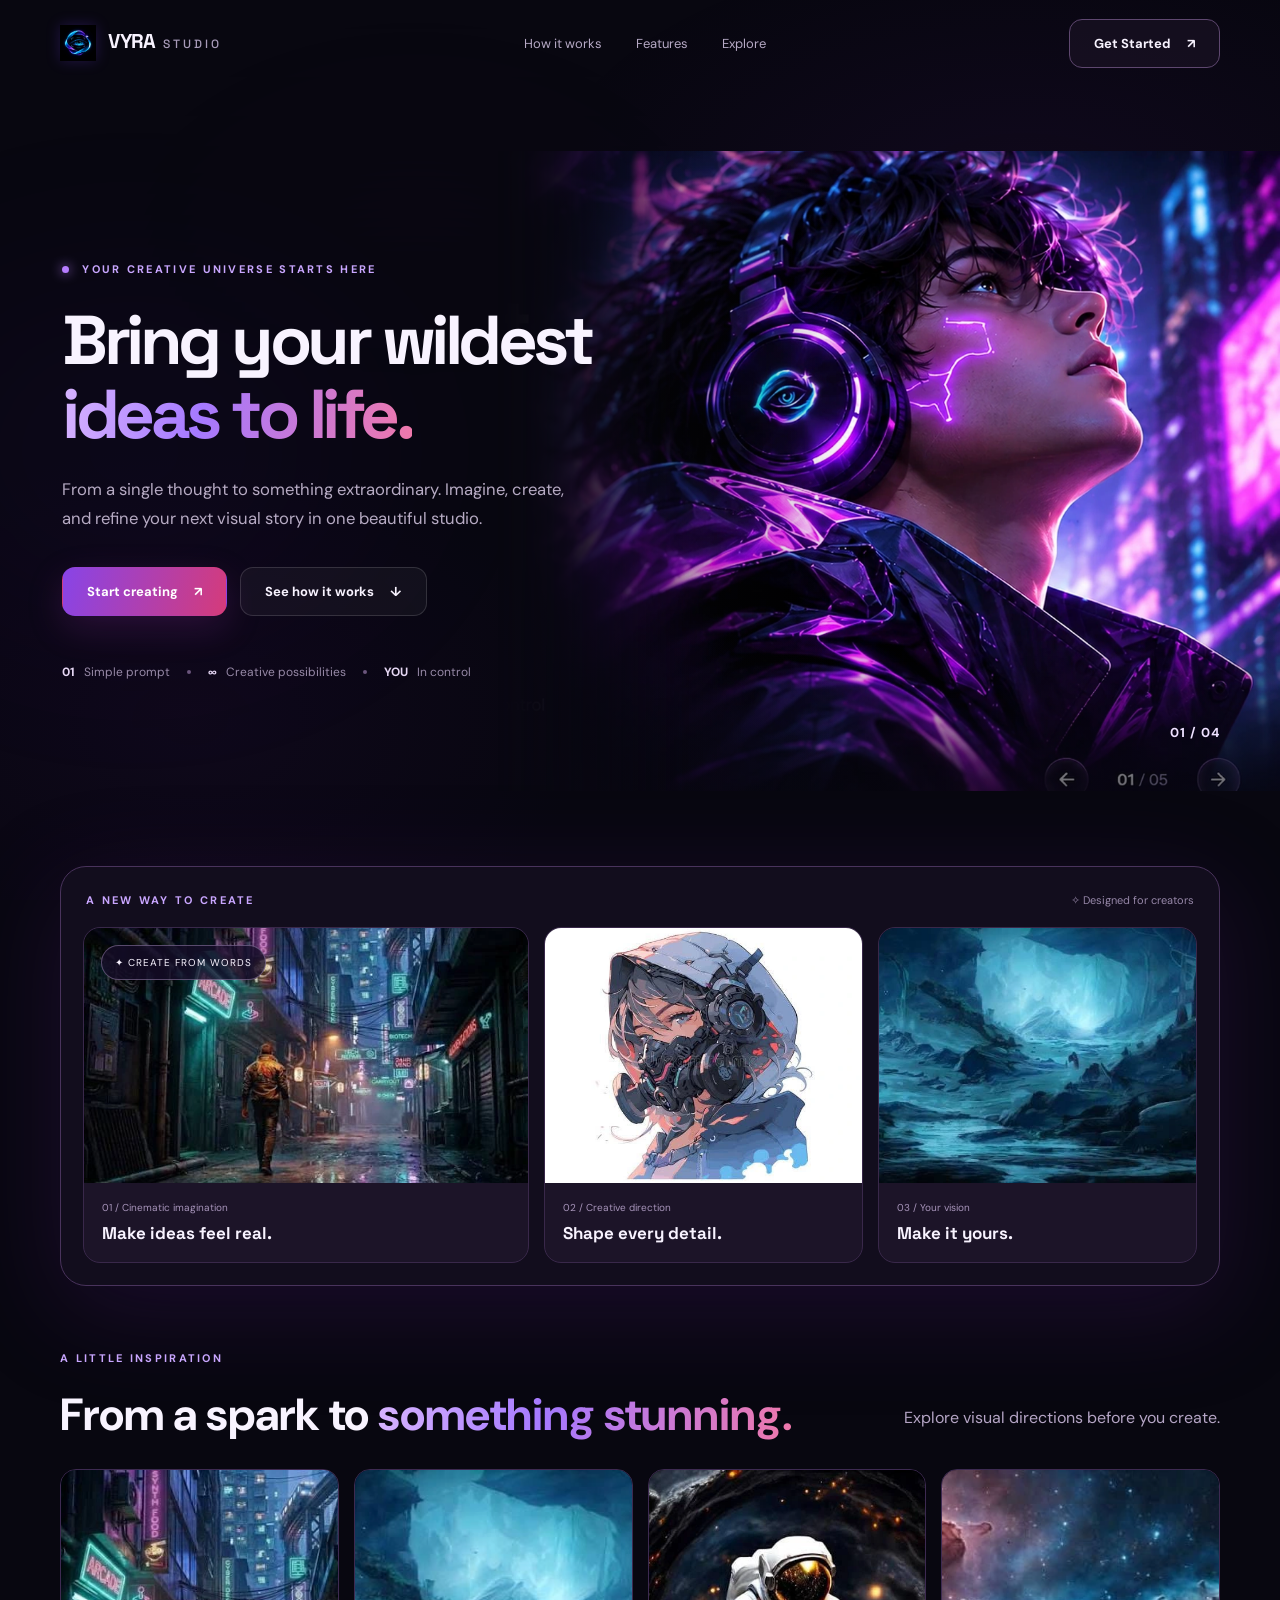
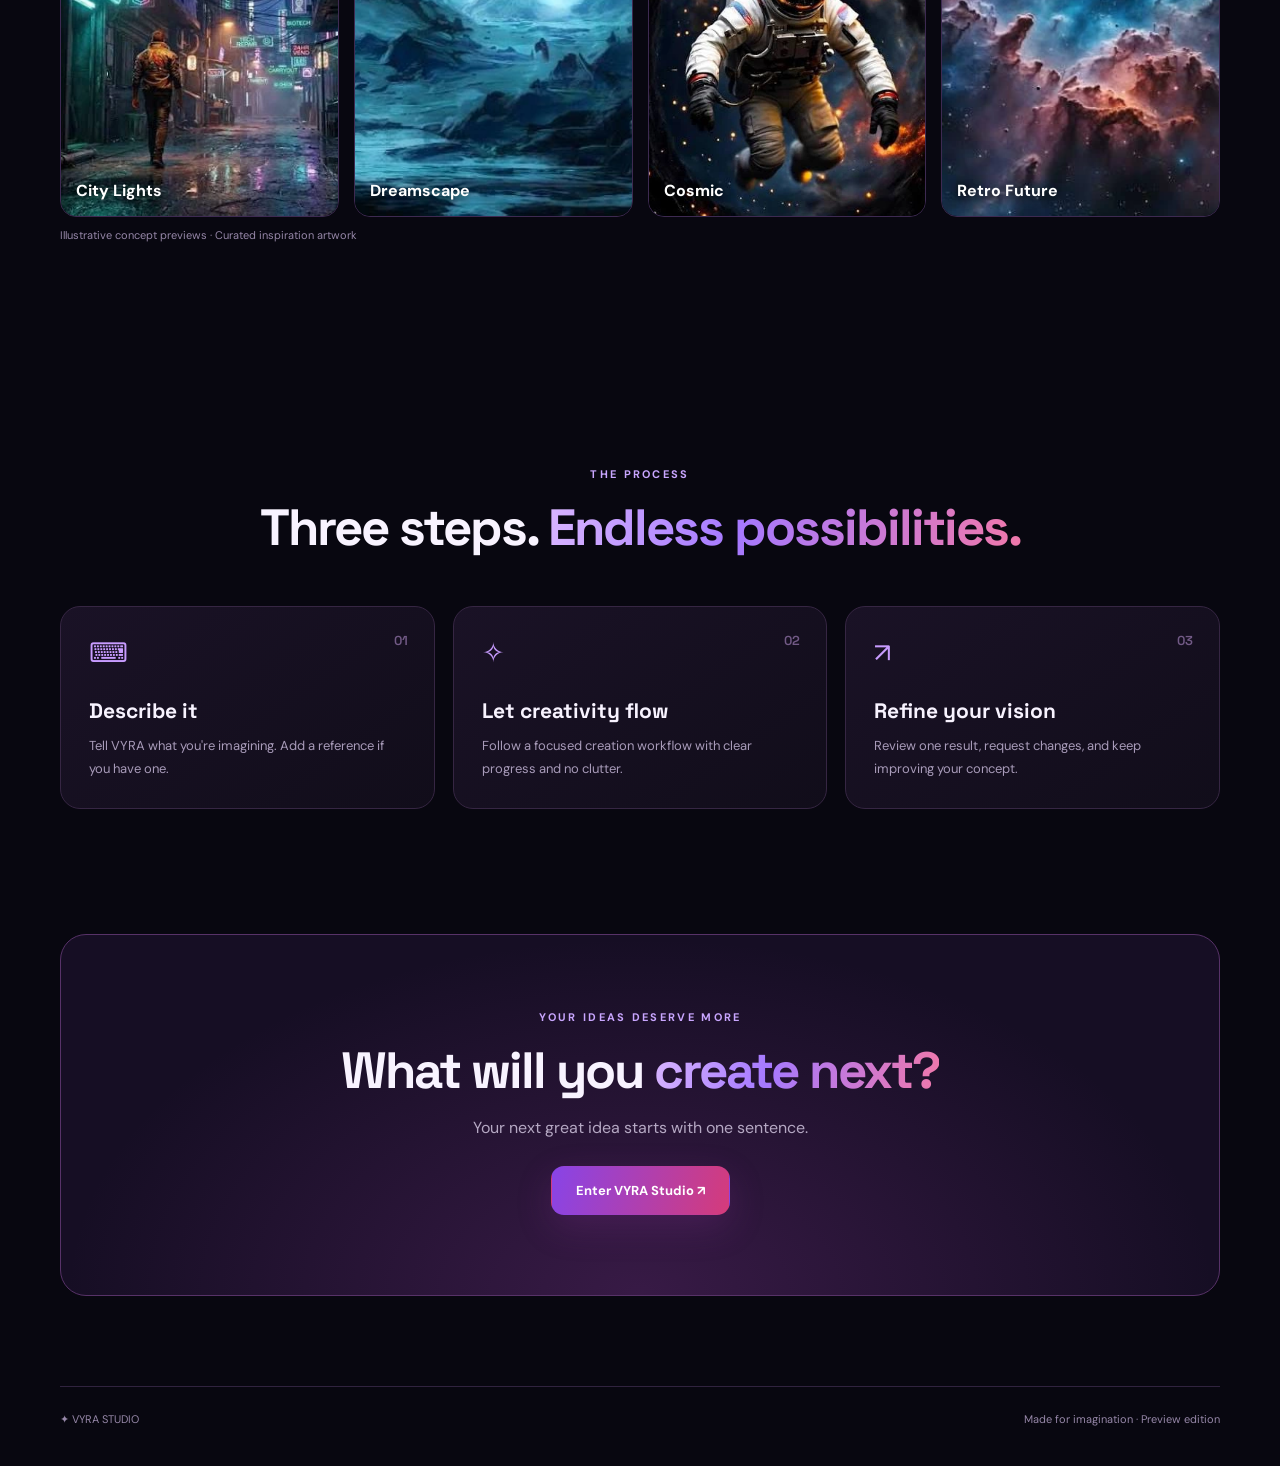
<file: index.html>
<!doctype html><html lang="en"><head><meta charset="utf-8"><meta name="viewport" content="width=device-width,initial-scale=1"><title>VYRA — Create beyond imagination</title><link rel="stylesheet" href="style.css"><link rel="icon" type="image/png" href="favicon.png"><link rel="apple-touch-icon" href="apple-touch-icon.png"></head><body class="landing"><div class="ambient"></div><header class="nav wrap"><a class="brand" href="index.html"><img class="brand-logo" src="vyra-eye-brand.webp" alt="VYRA Studio logo"> VYRA<span class="brand-light">STUDIO</span></a><nav class="nav-links"><a href="#how">How it works</a><a href="#features">Features</a><a href="#showcase">Explore</a></nav><a class="btn btn-outline nav-cta" href="login.html">Get Started <span>↗</span></a></header><main><section class="hero wrap hero-split" aria-label="VYRA Studio introduction"><div class="hero-copy"><div class="eyebrow"><span class="pulse"></span> YOUR CREATIVE UNIVERSE STARTS HERE</div><h1>Bring your wildest <span class="gradient-text">ideas to life.</span></h1><p>From a single thought to something extraordinary. Imagine, create, and refine your next visual story in one beautiful studio.</p><div class="hero-actions"><a class="btn btn-primary" href="login.html">Start creating <span>↗</span></a><a class="btn btn-glass" href="#how">See how it works <span>↓</span></a></div><div class="hero-stats"><span><strong>01</strong> Simple prompt</span><i></i><span><strong>∞</strong> Creative possibilities</span><i></i><span><strong>YOU</strong> In control</span></div></div><div class="hero-visual vyra-slideshow" data-images="hero-hq-hero-cyberpunk.webp,hero-hq-enhanced-gallery-14.webp,hero-hq-enhanced-gallery-07.webp,hero-hq-enhanced-gallery-03.webp"><img class="slide-main" src="hero-hq-hero-cyberpunk.webp" alt="Rotating cinematic artwork" fetchpriority="high"><div class="hero-visual-gradient"></div><div class="hero-slide-controls"><span class="hero-slide-counter" aria-live="off">01 / 04</span></div></div></section><section class="showcase wrap" id="showcase"><div class="showcase-head"><span class="eyebrow">A NEW WAY TO CREATE</span><span class="tiny">✧ Designed for creators</span></div><div class="showcase-grid"><div class="showcase-feature"><div class="floating-chip">✦ CREATE FROM WORDS</div><img class="showcase-photo" src="gallery-04.webp" alt="Neon cinematic sports car example"><div class="showcase-label"><span>01 / Cinematic imagination</span><strong>Make ideas feel real.</strong></div></div><div class="showcase-side"><img class="showcase-photo" src="gallery-01.webp" alt="Purple cinematic anime character example"><div class="showcase-label"><span>02 / Creative direction</span><strong>Shape every detail.</strong></div></div><div class="showcase-side"><img class="showcase-photo" src="gallery-12.webp" alt="Sunset fantasy landscape example"><div class="showcase-label"><span>03 / Your vision</span><strong>Make it yours.</strong></div></div></div></section><section class="wrap landing-gallery"><div class="section-kicker">A LITTLE INSPIRATION</div><div class="section-heading"><h2>From a spark to <span class="gradient-text">something stunning.</span></h2><p>Explore visual directions before you create.</p></div><div class="example-grid"><div class="example-card"><img src="gallery-04.webp" alt="Original CITY LIGHTS concept artwork"><span>City Lights</span></div><div class="example-card"><img src="gallery-12.webp" alt="Original DREAMSCAPE concept artwork"><span>Dreamscape</span></div><div class="example-card"><img src="gallery-09.webp" alt="Original COSMIC concept artwork"><span>Cosmic</span></div><div class="example-card"><img src="gallery-10.webp" alt="Original RETRO FUTURE concept artwork"><span>Retro Future</span></div></div><p class="tiny">Illustrative concept previews · Curated inspiration artwork</p></section><section class="section wrap" id="how"><div class="section-kicker">THE PROCESS</div><h2>Three steps. <span class="gradient-text">Endless possibilities.</span></h2><div class="steps"><article><span class="step-number">01</span><div class="step-icon">⌨</div><h3>Describe it</h3><p>Tell VYRA what you're imagining. Add a reference if you have one.</p></article><article><span class="step-number">02</span><div class="step-icon">✧</div><h3>Let creativity flow</h3><p>Follow a focused creation workflow with clear progress and no clutter.</p></article><article><span class="step-number">03</span><div class="step-icon">↗</div><h3>Refine your vision</h3><p>Review one result, request changes, and keep improving your concept.</p></article></div></section><section class="cta-section wrap" id="features"><div class="cta-glow"></div><div class="section-kicker">YOUR IDEAS DESERVE MORE</div><h2>What will you <span class="gradient-text">create next?</span></h2><p>Your next great idea starts with one sentence.</p><a class="btn btn-primary" href="login.html">Enter VYRA Studio ↗</a></section></main><footer class="wrap footer"><span>✦ VYRA STUDIO</span><span>Made for imagination · Preview edition</span></footer><script src="visuals.js"></script></body></html>
</file>
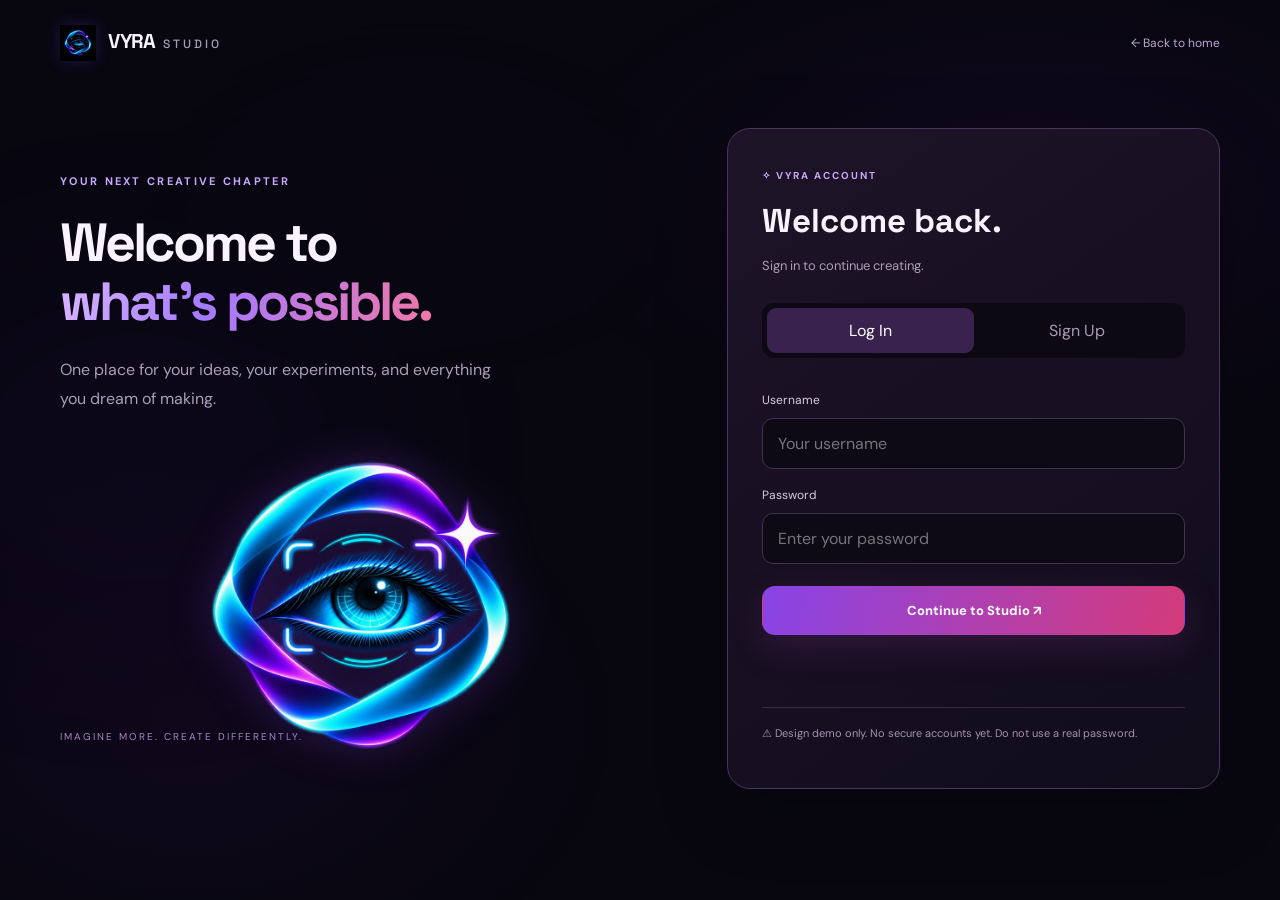
<file: dashboard.html>
<!doctype html><html lang="en"><head><meta charset="utf-8"><meta name="viewport" content="width=device-width,initial-scale=1"><title>Dashboard — VYRA Studio</title><link rel="stylesheet" href="style.css"><link rel="icon" type="image/png" href="favicon.png"><link rel="apple-touch-icon" href="apple-touch-icon.png"></head><body class="app-page"><div class="ambient"></div><header class="nav wrap"><a class="brand" href="index.html"><img class="brand-logo" src="vyra-eye-brand.webp" alt="VYRA Studio logo"> VYRA<span class="brand-light">STUDIO</span></a><nav class="nav-links"><a href="dashboard.html">Dashboard</a><a href="video-generator.html">Video Generator</a><a href="photo-generator.html">Photo Generator</a><a href="video-editor.html">Video Editor</a><a href="learn.html">How to Use</a></nav><div class="account"><span id="userDisplay">Guest</span><button class="small-btn" id="logoutBtn">Log out</button></div></header><main class="wrap dashboard-main"><div class="dashboard-hero"><div><div class="eyebrow"><span class="pulse"></span> YOUR CREATIVE WORKSPACE</div><h1>What are we <span class="gradient-text">creating today?</span></h1><p>Choose a tool and bring your ideas to life.</p></div><div class="dashboard-slideshow vyra-slideshow" data-images="gallery-01.webp,gallery-02.webp,gallery-10.webp"><img class="dashboard-art-img slide-main" src="gallery-01.webp" alt="Cinematic anime inspiration"></div></div><div class="section-kicker">YOUR FOUR TOOLS</div><div class="tool-grid"><a class="tool-card" href="video-generator.html"><div class="tool-art"><video autoplay muted playsinline preload="metadata" data-vyra-sequence="showcase-0.mp4,showcase-1.mp4,showcase-2.mp4" src="showcase-0.mp4"></video></div><div class="tool-info"><span class="tool-icon">🎬</span><h3>Video Generator</h3><p>Create video concepts from a prompt</p><span class="tool-arrow">Open tool →</span></div></a><a class="tool-card" href="photo-generator.html"><div class="tool-art"><img src="photo-2.webp" alt="Photo Generator sample"></div><div class="tool-info"><span class="tool-icon">✧</span><h3>Photo Generator</h3><p>Turn ideas into visual concepts</p><span class="tool-arrow">Open tool →</span></div></a><a class="tool-card" href="video-editor.html"><div class="tool-art"><img src="gallery-05.webp" alt="Video Editor sample"></div><div class="tool-info"><span class="tool-icon">✂</span><h3>Video Editor</h3><p>Import clips and edit on a timeline</p><span class="tool-arrow">Open tool →</span></div></a><a class="tool-card" href="learn.html"><div class="tool-art"><img src="gallery-13.webp" alt="How to Use sample"></div><div class="tool-info"><span class="tool-icon">▤</span><h3>How to Use</h3><p>Learn every tool, step by step</p><span class="tool-arrow">Open tool →</span></div></a></div><section class="examples-block"><div class="section-heading"><div><div class="section-kicker">FEATURED CREATIONS</div><h2>Get <span class="gradient-text">inspired.</span></h2></div></div><div class="example-grid"><div class="example-card"><img src="gallery-00.webp" alt="Anime concept preview"><span>Anime</span></div><div class="example-card"><img src="gallery-04.webp" alt="Cyberpunk concept preview"><span>Cyberpunk</span></div><div class="example-card"><img src="gallery-09.webp" alt="Space concept preview"><span>Space</span></div><div class="example-card"><img src="gallery-15.webp" alt="Fantasy concept preview"><span>Fantasy</span></div></div><p class="tiny">Sample visuals for design inspiration only.</p></section></main><footer class="wrap footer"><span>✦ VYRA STUDIO</span><span>Frontend preview · AI and secure accounts not connected</span></footer><script src="app.js"></script><script src="visuals.js"></script></body></html>
</file>
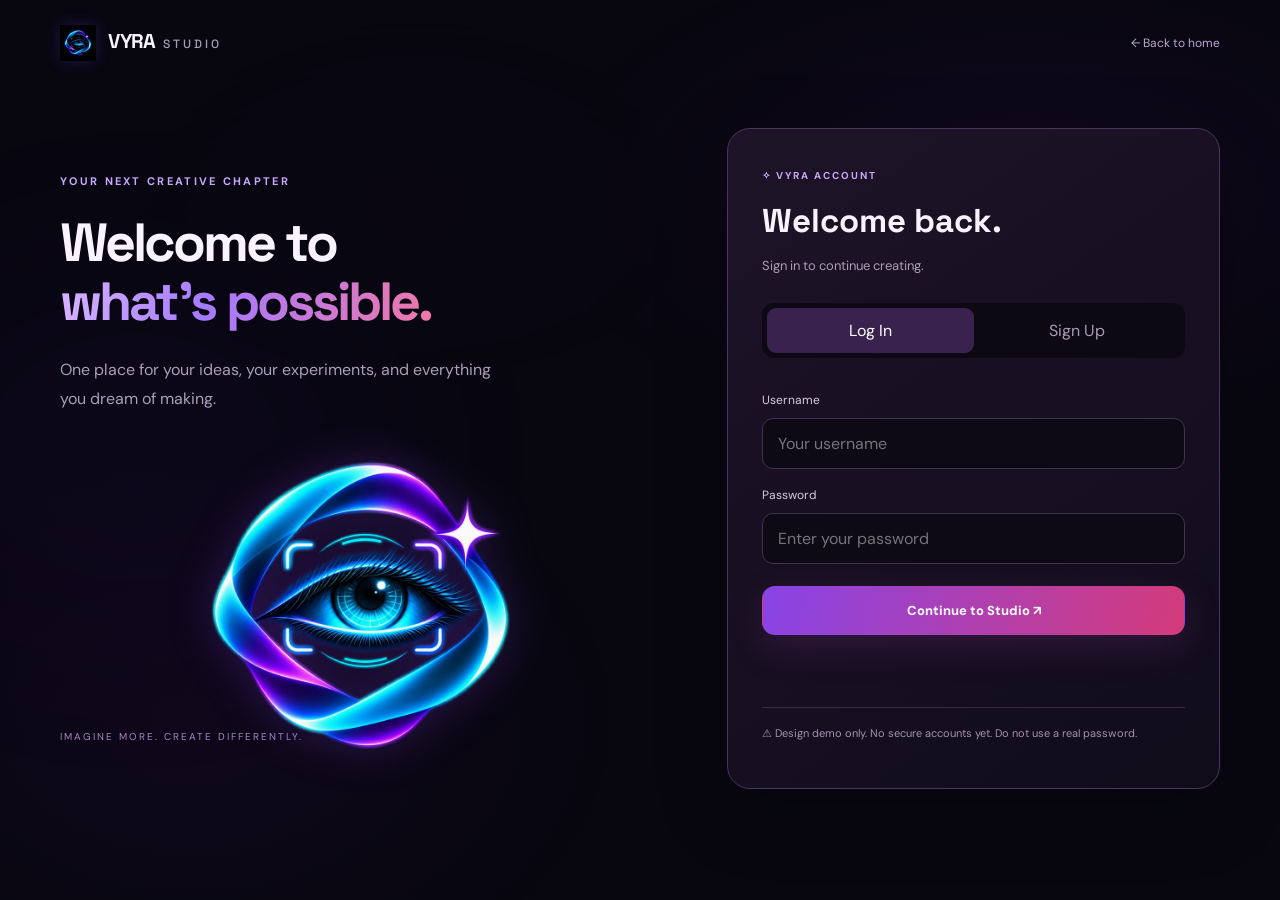
<file: learn.html>
<!doctype html><html lang="en"><head><meta charset="utf-8"><meta name="viewport" content="width=device-width,initial-scale=1"><title>How to Use — VYRA Studio</title><link rel="stylesheet" href="style.css"><link rel="icon" type="image/png" href="favicon.png"><link rel="apple-touch-icon" href="apple-touch-icon.png"></head><body class="app-page"><div class="ambient"></div><header class="nav wrap"><a class="brand" href="index.html"><img class="brand-logo" src="vyra-eye-brand.webp" alt="VYRA Studio logo"> VYRA<span class="brand-light">STUDIO</span></a><nav class="nav-links"><a href="dashboard.html">Dashboard</a><a href="video-generator.html">Video Generator</a><a href="photo-generator.html">Photo Generator</a><a href="video-editor.html">Video Editor</a><a href="learn.html">How to Use</a></nav><div class="account"><span id="userDisplay">Guest</span><button class="small-btn" id="logoutBtn">Log out</button></div></header><main class="wrap guide-main"><div class="eyebrow">VYRA ACADEMY · STEP-BY-STEP</div><h1>Learn VYRA <span class="gradient-text">one step at a time.</span></h1><p class="guide-lead">Choose a tool below to learn the complete workflow.</p><div class="guide-layout"><aside class="guide-sidebar"><h3>Jump to a guide</h3><a href="#start">Getting started</a><a href="#video-gen">Video Generator</a><a href="#photo-gen">Photo Generator</a><a href="#video-edit">Video Editor</a><a href="#result">Results & revisions</a><a href="#faq">FAQ</a><a class="btn btn-primary" href="dashboard.html">Open Dashboard ↗</a></aside><div class="guide-steps"><section id="start" class="guide-step"><span class="guide-number">01</span><div><h2>Getting started</h2><p>Open the homepage → Get Started → Sign Up (first visit) or Log In → Dashboard. This is a local demonstration, not secure authentication.</p></div></section><section id="video-gen" class="guide-step"><span class="guide-number">02</span><div><h2>Video Generator</h2><p>Open Video Generator → describe the scene → optionally add a reference → choose style, ratio, duration and voiceover preference → Generate Video → review the concept brief.</p><a href="video-generator.html">Open Video Generator →</a></div></section><section id="photo-gen" class="guide-step"><span class="guide-number">03</span><div><h2>Photo Generator</h2><p>Open Photo Generator → describe subject, setting and lighting → optionally add a reference → choose style, ratio and quality → Generate Photo → review the concept brief.</p><a href="photo-generator.html">Open Photo Generator →</a></div></section><section id="video-edit" class="guide-step"><span class="guide-number">04</span><div><h2>Video Editor</h2><p>Open Video Editor → Import video → use playback controls → enter trim start/end → Preview trim → adjust speed or add markers. Exporting edited MP4s is planned for a later phase.</p><a href="video-editor.html">Open Video Editor →</a></div></section><section id="result" class="guide-step"><span class="guide-number">05</span><div><h2>Results & changes</h2><p>The current generator shows one concept brief. Request changes in plain language and download your brief as TXT. Actual AI media will be integrated later.</p><a href="result.html">Open Last Result →</a></div></section><section id="faq" class="guide-step"><span class="guide-number">06</span><div><h2>Common questions</h2><details><summary>Does this create AI photos or MP4 videos yet?</summary><p>No. Generators are frontend previews only.</p></details><details><summary>Is my reference file uploaded?</summary><p>No. The generator only displays its filename locally; the editor previews a locally selected video.</p></details><details><summary>Can I export an edited MP4?</summary><p>Not yet. The editor can download the unedited original clip, but rendering edits requires a later processing engine.</p></details><details><summary>Is my login secure?</summary><p>No. This is a browser demo; use temporary credentials only.</p></details></div></section></div></div></main><footer class="wrap footer"><span>✦ VYRA STUDIO</span><span>Frontend preview · AI and secure accounts not connected</span></footer><script src="app.js"></script><script src="guide-nav.js"></script></body></html>
</file>
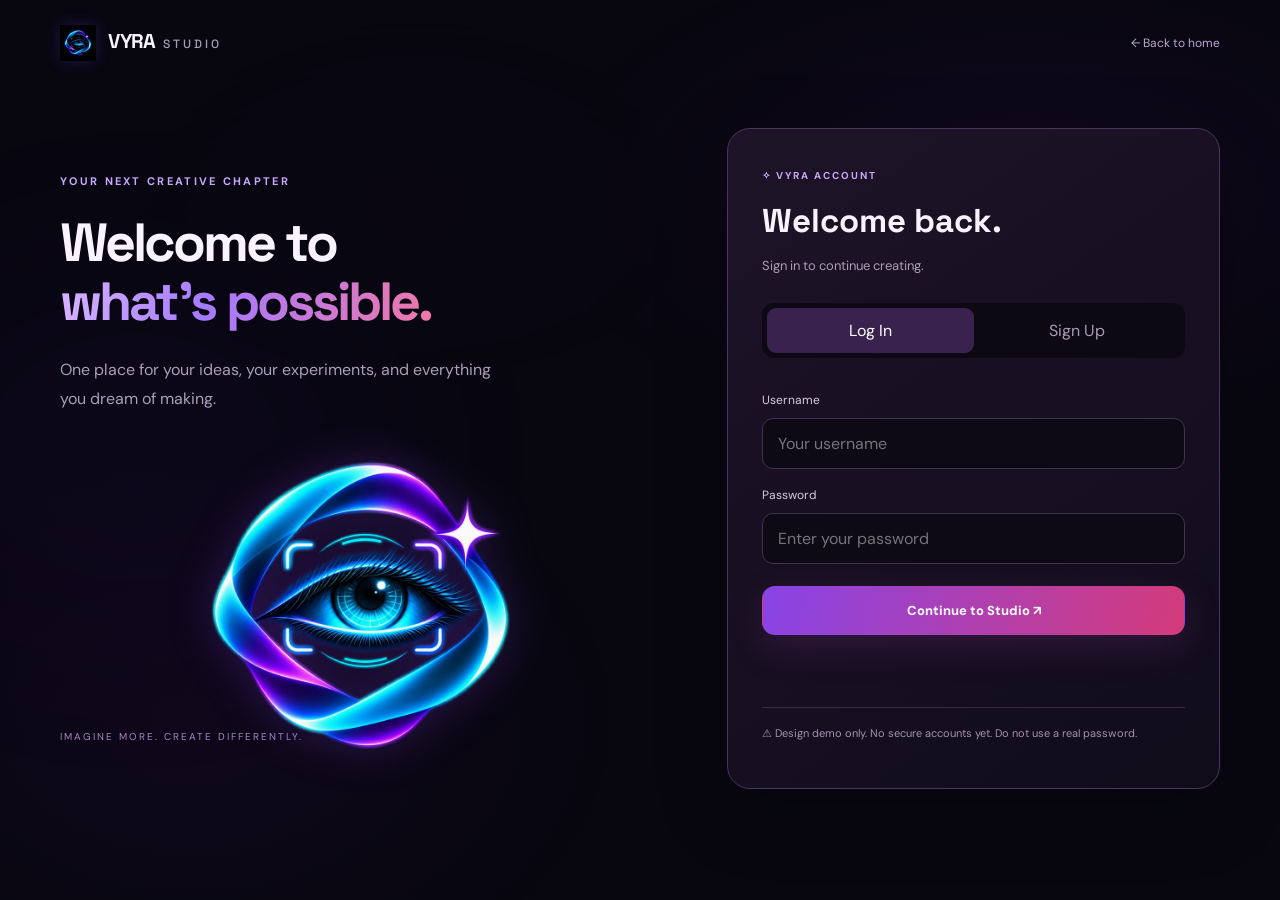
<file: login.html>
<!doctype html><html lang="en"><head><meta charset="utf-8"><meta name="viewport" content="width=device-width,initial-scale=1"><title>Welcome to VYRA</title><link rel="stylesheet" href="style.css"><link rel="icon" type="image/png" href="favicon.png"><link rel="apple-touch-icon" href="apple-touch-icon.png"></head><body class="auth-page"><div class="ambient"></div><header class="nav wrap"><a class="brand" href="index.html"><img class="brand-logo" src="vyra-eye-brand.webp" alt="VYRA Studio logo"> VYRA<span class="brand-light">STUDIO</span></a><a class="back-link" href="index.html">← Back to home</a></header><main class="auth-layout wrap"><section class="auth-art"><div class="eyebrow">YOUR NEXT CREATIVE CHAPTER</div><h1>Welcome to<br><span class="gradient-text">what's possible.</span></h1><p>One place for your ideas, your experiments, and everything you dream of making.</p><div class="art-sphere"><img class="auth-logo" src="vyra-eye-transparent.webp" alt="VYRA Studio cybernetic eye logo"></div><div class="auth-caption">IMAGINE MORE. CREATE DIFFERENTLY.</div></section><section class="auth-card"><div class="auth-card-top"><span class="tag">✧ VYRA ACCOUNT</span><h2 id="authTitle">Welcome back.</h2><p id="authSubtitle">Sign in to continue creating.</p></div><div class="auth-tabs"><button id="tabLogin" class="active" type="button">Log In</button><button id="tabSignup" type="button">Sign Up</button></div><form id="authForm" method="post" action="#" autocomplete="on"><label for="username">Username</label><input id="username" name="username" autocomplete="username" placeholder="Your username" required minlength="3" maxlength="24" pattern="[a-zA-Z0-9_]+"><label for="password">Password</label><input id="password" name="password" type="password" autocomplete="current-password" placeholder="Enter your password" required minlength="6"><button class="btn btn-primary full" id="authSubmit" type="submit">Continue to Studio ↗</button><p class="form-error" id="authError" role="status"></p></form><p class="demo-notice">⚠ Design demo only. No secure accounts yet. Do not use a real password.</p></section></main><script src="app.js"></script></body></html>
</file>
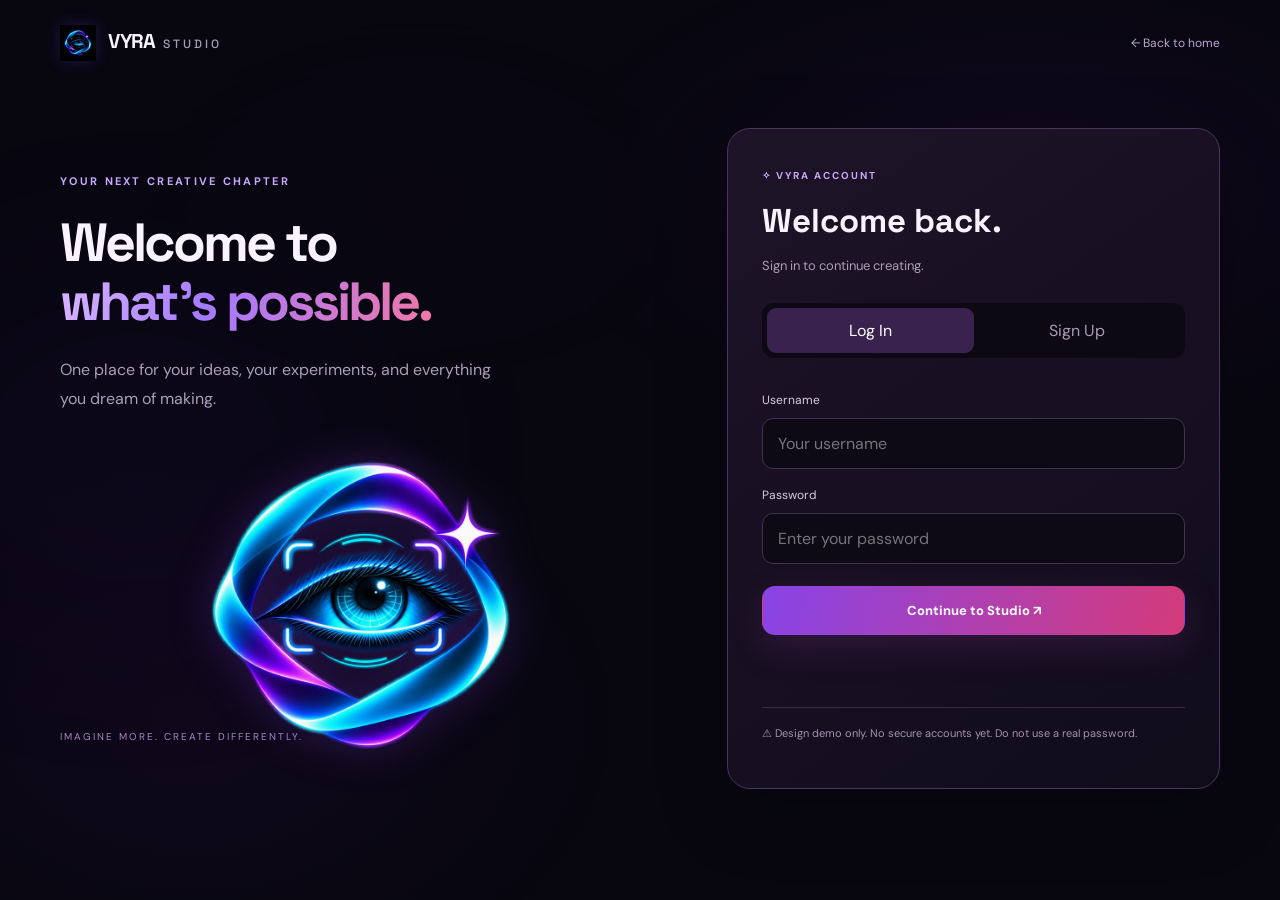
<file: photo-generator.html>
<!doctype html><html lang="en"><head><meta charset="utf-8"><meta name="viewport" content="width=device-width,initial-scale=1"><title>Create Stunning Images — VYRA Studio</title><link rel="stylesheet" href="style.css"><link rel="icon" type="image/png" href="favicon.png"><link rel="apple-touch-icon" href="apple-touch-icon.png"></head><body class="app-page"><div class="ambient"></div><header class="nav wrap"><a class="brand" href="index.html"><img class="brand-logo" src="vyra-eye-brand.webp" alt="VYRA Studio logo"> VYRA<span class="brand-light">STUDIO</span></a><nav class="nav-links"><a href="dashboard.html">Dashboard</a><a href="video-generator.html">Video Generator</a><a href="photo-generator.html">Photo Generator</a><a href="video-editor.html">Video Editor</a><a href="learn.html">How to Use</a></nav><div class="account"><span id="userDisplay">Guest</span><button class="small-btn" id="logoutBtn">Log out</button></div></header><main class="wrap generator-main"><a class="back-link" href="dashboard.html">← Back to dashboard</a><div class="generator-head"><div><div class="eyebrow">✦ AI PHOTO GENERATOR</div><h1>Create Stunning <span class="gradient-text">Images</span></h1><p>Describe your idea, add a reference and customize your creation.</p></div><img src="photo-3.webp" alt="Creative sample artwork"></div><form id="createForm" class="composer"><input id="mediaType" type="hidden" value="photo"><div class="composer-top"><span>✦ YOUR PROMPT</span><span class="tiny">Preview mode</span></div><textarea id="prompt" placeholder="Describe the image you want... e.g. A magical floating castle in a pink sunset sky." required minlength="5"></textarea><div class="composer-bottom"><label class="attach" for="reference">＋ Add reference <input id="reference" type="file" accept="image/*,video/*" hidden></label><span id="fileLabel" class="tiny">Optional · local only</span><button class="btn btn-primary" type="submit">Save Photo Brief ✦</button></div></form><div class="generation-brand-preview" aria-label="VYRA generation visual"><img src="vyra-creative-preview.webp" alt="VYRA creative preview neon eye logo"><span>✦ VYRA CREATIVE PREVIEW · AI CONNECTION PENDING</span></div><div class="integration-note">AI generation requires a connected provider and secure server-side API. For now, submitting saves a creative brief, not a generated photo or video.</div><details class="advanced"><summary>✧ Advanced settings <span>Optional</span></summary><div class="prefs"><label>Style<select id="style"><option>Cinematic</option><option>Anime</option><option>Realistic</option><option>Gaming</option></select></label><label>Aspect Ratio<select id="format"><option>16:9</option><option>9:16</option><option>1:1</option></select></label><label>Quality<select id="quality"><option>High</option><option>Standard</option></select></label></div></details><section class="inspiration"><div class="inspiration-heading"><h2>Example Prompts</h2><span>Click to try one</span></div><div class="prompt-examples"><button type="button" class="example-prompt" data-prompt="Create a cinematic anime scene at sunset with dramatic lighting."><img src="anime.webp" alt=""><span>Cinematic Anime</span></button><button type="button" class="example-prompt" data-prompt="Create a neon cyberpunk street at night with cinematic reflections."><img src="car.webp" alt=""><span>Cyberpunk</span></button><button type="button" class="example-prompt" data-prompt="Create an astronaut exploring a mysterious moon under a giant planet."><img src="astronaut.webp" alt=""><span>Space Adventure</span></button><button type="button" class="example-prompt" data-prompt="Create a fantasy castle floating over the clouds at sunset."><img src="photo-3.webp" alt=""><span>Fantasy World</span></button></div></section></main><div id="loadingOverlay" class="loading-overlay" hidden><div class="loading-symbol">✦</div><h2>Preparing your concept</h2><p id="loadingStatus">Understanding your idea...</p><div class="loading-bar"><div></div></div><span class="tiny">Simulated preview · no AI media generated</span></div><footer class="wrap footer"><span>✦ VYRA STUDIO</span><span>Frontend preview · AI and secure accounts not connected</span></footer><script src="app.js"></script><div id="vyraGenerationOverlay" class="vyra-generation-overlay" hidden role="status" aria-live="polite"><img class="vyra-generation-eye" src="vyra-eye-transparent.webp" alt="VYRA Studio neon eye"><h2 class="vyra-generation-title">VYRA <span>STUDIO</span></h2><p class="vyra-generation-message">Preparing your photo concept...</p><p class="vyra-generation-note">Preview mode — actual AI generation is not connected yet.</p></div></body></html>
</file>
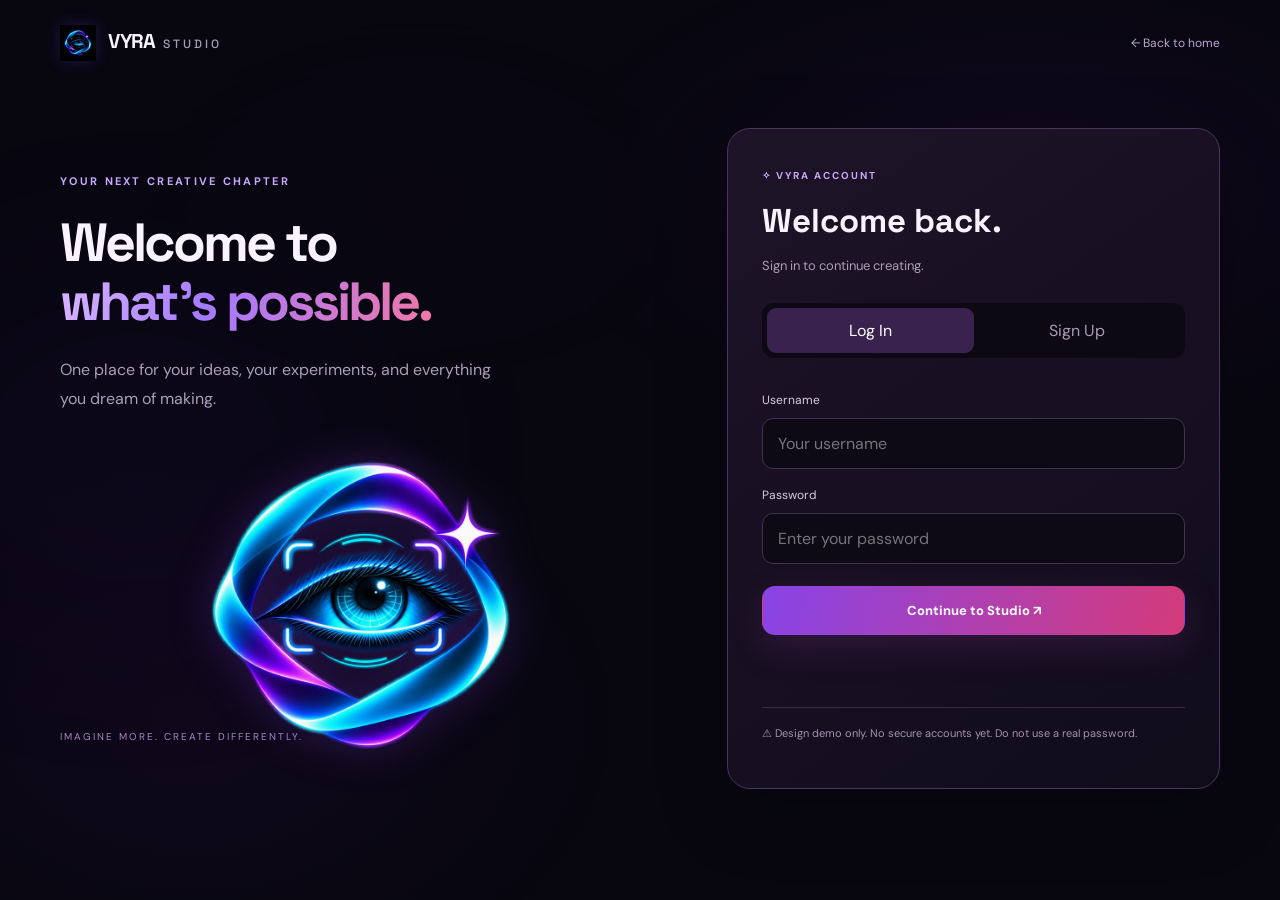
<file: result.html>
<!doctype html><html lang="en"><head><meta charset="utf-8"><meta name="viewport" content="width=device-width,initial-scale=1"><title>Your Creation — VYRA</title><link rel="stylesheet" href="style.css"><link rel="icon" type="image/png" href="favicon.png"><link rel="apple-touch-icon" href="apple-touch-icon.png"></head><body class="app-page"><div class="ambient"></div><header class="nav wrap"><a class="brand" href="index.html"><img class="brand-logo" src="vyra-eye-brand.webp" alt="VYRA Studio logo"> VYRA<span class="brand-light">STUDIO</span></a><nav class="nav-links"><a href="dashboard.html">Dashboard</a><a href="learn.html">How to use</a><a href="dashboard.html">Create</a><a class="selected" href="result.html">Last project</a></nav><div class="account"><span id="userDisplay">Guest</span><button class="small-btn" id="logoutBtn">Log out</button></div></header><main class="result-main wrap"><a href="dashboard.html" class="back-link">← Back to Studio</a><div class="result-heading"><div><div class="eyebrow">YOUR CREATIVE PROJECT</div><h1>Your vision, <span class="gradient-text">taking shape.</span></h1></div><span class="status-pill">✧ Concept ready</span></div><div class="result-layout"><section class="preview-card"><div class="preview-art"><img class="preview-brand-art" src="vyra-creative-preview.webp" alt="VYRA neon cybernetic eye creative preview"></div><div class="preview-bottom"><span id="projectType">Video concept · 9:16</span><span>Concept preview, not a rendered video</span></div><div class="concept-body"><h3>Creative direction</h3><p id="conceptText">Create your first project to see its direction here.</p><h3>Creative notes</h3><p id="conceptNotes">Your requested style and format will appear here.</p></div></section><aside class="revision-card"><span class="tag">✧ REFINE YOUR IDEA</span><h2>Make it yours.</h2><p>Not quite right? Tell us what you'd like to change.</p><form id="reviseForm"><label for="changes">Your changes</label><textarea id="changes" placeholder="Make the atmosphere moodier, add more purple lights, change the camera angle..." required></textarea><button class="btn btn-primary full" type="submit">Apply changes ✧</button></form><button id="downloadBtn" class="btn btn-outline full">↓ Download concept brief</button><div class="history-box"><strong>Revision history</strong><div id="revisionHistory">No revisions yet</div></div><p class="demo-notice">This is a design prototype. Actual video/photo generation, editing and media downloads will be added with AI services.</p></aside></div></main><script src="app.js"></script></body></html>
</file>
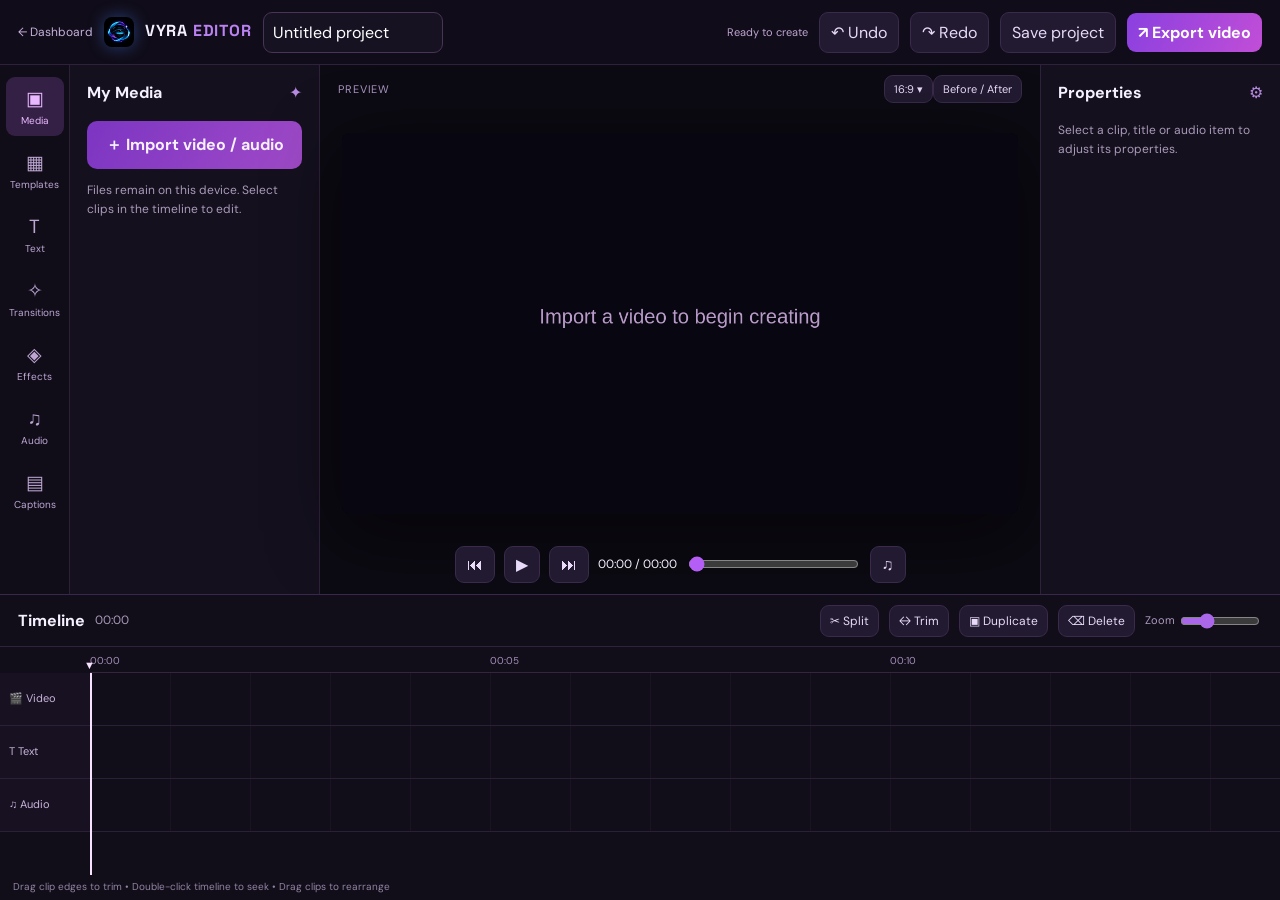
<file: video-editor.html>
<!doctype html><html lang="en"><head><meta charset="utf-8"><meta name="viewport" content="width=device-width,initial-scale=1"><title>VYRA Editor — Creative Workspace</title><link rel="stylesheet" href="editor.css"><link rel="icon" type="image/png" href="favicon.png"><link rel="apple-touch-icon" href="apple-touch-icon.png"></head><body><div class="editor-app"><header class="topbar"><a class="back" href="dashboard.html">← Dashboard</a><div class="logo"><img class="editor-brand-logo" src="vyra-eye-brand.webp" alt="VYRA Studio logo"> VYRA <span>EDITOR</span></div><input id="projectName" aria-label="Project name" value="Untitled project"><span class="top-status" id="status">Ready to create</span><button id="undo">↶ Undo</button><button id="redo">↷ Redo</button><button id="save">Save project</button><button class="primary" id="export">↗ Export video</button></header><div class="workspace"><nav class="rail" id="rail"><button data-tab="media" class="active">▣<small>Media</small></button><button data-tab="templates">▦<small>Templates</small></button><button data-tab="text">T<small>Text</small></button><button data-tab="transitions">✧<small>Transitions</small></button><button data-tab="effects">◈<small>Effects</small></button><button data-tab="audio">♫<small>Audio</small></button><button data-tab="captions">▤<small>Captions</small></button></nav><aside class="library"><div class="panel-head"><strong id="panelTitle">My Media</strong><span>✦</span></div><div id="panelContent"></div></aside><main class="stage"><div class="stage-top"><span>PREVIEW</span><div><button id="ratio">16:9 ▾</button><button id="compare">Before / After</button></div></div><div class="stage-center"><div id="canvasWrap"><canvas id="preview" width="1280" height="720"></canvas><video id="sourceVideo" playsinline preload="auto" style="display:none"></video></div></div><div class="transport"><button id="backStart">⏮</button><button id="play">▶</button><button id="forward">⏭</button><span id="timeLabel">00:00 / 00:00</span><input type="range" id="seek" min="0" max="1000" value="0"><button id="mute">♫</button></div></main><aside class="inspector"><div class="panel-head"><strong>Properties</strong><span>⚙</span></div><div id="inspectorContent"><p class="muted">Select a clip or text item to adjust its properties.</p></div></aside><section class="timeline"><div class="timeline-toolbar"><div><strong>Timeline</strong><span class="muted" id="durationLabel">00:00</span></div><div class="tools"><button id="split" title="Split at playhead">✂ Split</button><button id="trim" title="Trim selected clip">↔ Trim</button><button id="duplicate">▣ Duplicate</button><button id="delete">⌫ Delete</button><label>Zoom <input id="zoom" type="range" min="40" max="180" value="80"></label></div></div><div class="timeline-scroll" id="timelineScroll"><div class="ruler" id="ruler"></div><div class="track"><span class="track-label">🎬 Video</span><div class="track-lane" id="videoLane"></div></div><div class="track"><span class="track-label">T Text</span><div class="track-lane" id="textLane"></div></div><div class="track"><span class="track-label">♫ Audio</span><div class="track-lane" id="audioLane"></div></div><div id="playhead"></div></div><div class="timeline-foot"><span>Drag clip edges to trim • Double-click timeline to seek • Drag clips to rearrange</span><span id="exportProgress"></span></div></section></div></div><script src="editor.js"></script></body></html>
</file>
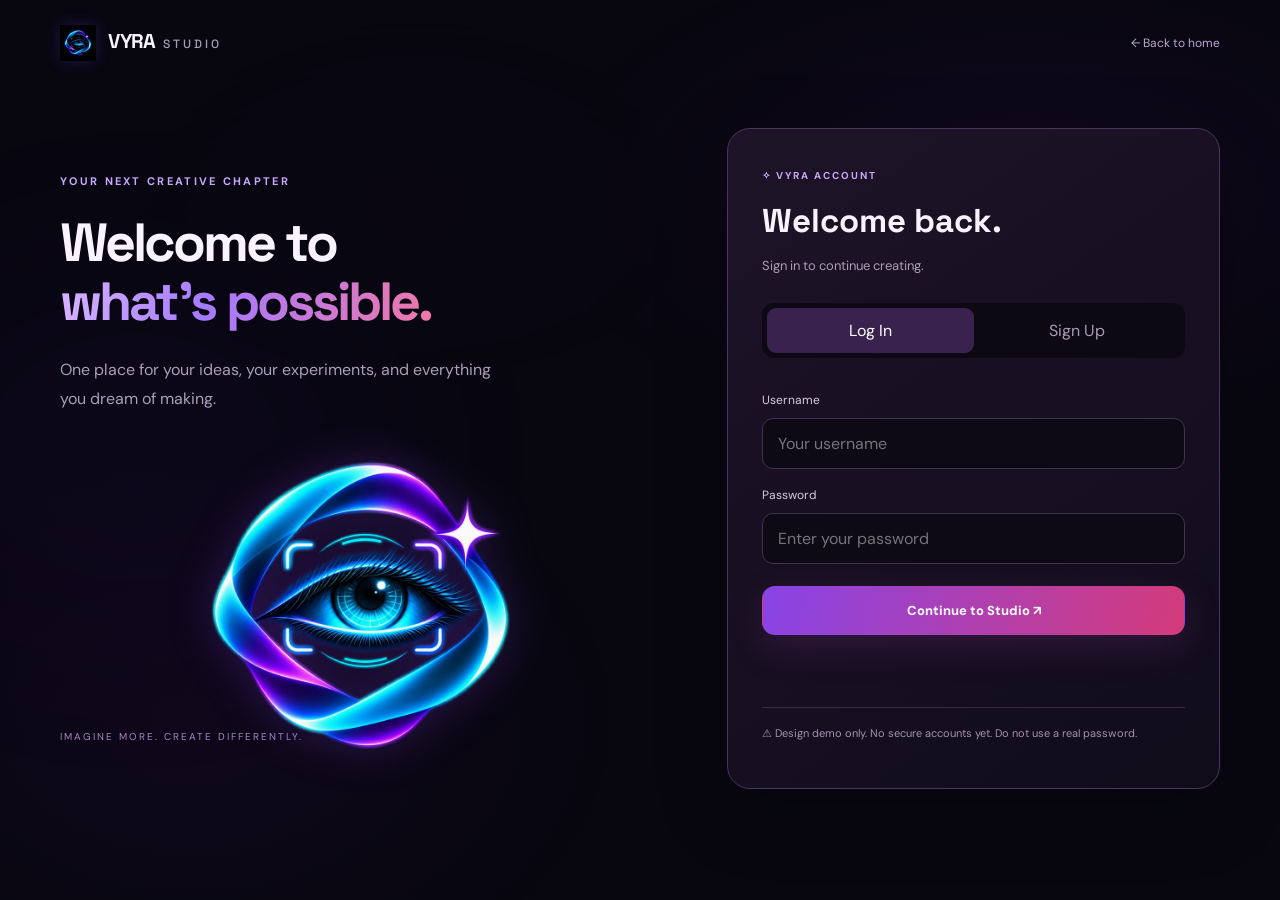
<file: video-generator.html>
<!doctype html><html lang="en"><head><meta charset="utf-8"><meta name="viewport" content="width=device-width,initial-scale=1"><title>Create Videos with AI — VYRA Studio</title><link rel="stylesheet" href="style.css"><link rel="icon" type="image/png" href="favicon.png"><link rel="apple-touch-icon" href="apple-touch-icon.png"></head><body class="app-page"><div class="ambient"></div><header class="nav wrap"><a class="brand" href="index.html"><img class="brand-logo" src="vyra-eye-brand.webp" alt="VYRA Studio logo"> VYRA<span class="brand-light">STUDIO</span></a><nav class="nav-links"><a href="dashboard.html">Dashboard</a><a href="video-generator.html">Video Generator</a><a href="photo-generator.html">Photo Generator</a><a href="video-editor.html">Video Editor</a><a href="learn.html">How to Use</a></nav><div class="account"><span id="userDisplay">Guest</span><button class="small-btn" id="logoutBtn">Log out</button></div></header><main class="wrap generator-main"><a class="back-link" href="dashboard.html">← Back to dashboard</a><div class="generator-head"><div><div class="eyebrow">✦ AI VIDEO GENERATOR</div><h1>Create Videos <span class="gradient-text">with AI</span></h1><p>Describe your idea, add a reference and customize your creation.</p></div><img src="gallery-08.webp" alt="Creative sample artwork"></div><form id="createForm" class="composer"><input id="mediaType" type="hidden" value="video"><div class="composer-top"><span>✦ YOUR PROMPT</span><span class="tiny">Preview mode</span></div><textarea id="prompt" placeholder="Describe the video you want to create... e.g. A cinematic scene of a traveler on a mountain at sunset." required minlength="5"></textarea><div class="composer-bottom"><label class="attach" for="reference">＋ Add reference <input id="reference" type="file" accept="image/*,video/*" hidden></label><span id="fileLabel" class="tiny">Optional · local only</span><button class="btn btn-primary" type="submit">Save Video Brief ✦</button></div></form><div class="generation-brand-preview" aria-label="VYRA generation visual"><img src="vyra-creative-preview.webp" alt="VYRA creative preview neon eye logo"><span>✦ VYRA CREATIVE PREVIEW · AI CONNECTION PENDING</span></div><div class="integration-note">AI generation requires a connected provider and secure server-side API. For now, submitting saves a creative brief, not a generated photo or video.</div><details class="advanced"><summary>✧ Advanced settings <span>Optional</span></summary><div class="prefs"><label>Style<select id="style"><option>Cinematic</option><option>Anime</option><option>Realistic</option><option>Gaming</option></select></label><label>Aspect Ratio<select id="format"><option>16:9</option><option>9:16</option><option>1:1</option></select></label><label>Duration<select id="duration"><option>5s</option><option>10s</option><option>15s</option></select></label><label class="checkline"><input id="voice" type="checkbox"> Plan voiceover</label></div></details><section class="inspiration"><div class="inspiration-heading"><h2>Example Prompts</h2><span>Click to try one</span></div><div class="prompt-examples"><button type="button" class="example-prompt" data-prompt="Create a cinematic hand-drawn Japanese anime sequence: a young traveler beneath a glowing star-filled sky, expressive character animation, detailed painted backgrounds, smooth camera movement and atmospheric lighting." aria-label="Use Cinematic Anime example prompt"><img src="gallery-03.webp" alt="Cinematic Anime inspiration artwork" loading="lazy"><span>Cinematic Anime</span></button><button type="button" class="example-prompt" data-prompt="Create a polished stylized 3D animated adventure featuring a young explorer and a friendly robot discovering floating islands, expressive character motion, rich textures and cinematic camera movement." aria-label="Use 3D Animation example prompt"><img src="prompt-3d-animation.webp" alt="3D Animation inspiration artwork" loading="lazy"><span>3D Animation</span></button><button type="button" class="example-prompt" data-prompt="Create a colorful hand-drawn 2D animated sequence of a girl cycling through a sunlit countryside, expressive frame-by-frame motion, watercolor backgrounds and gentle parallax." aria-label="Use 2D Animation example prompt"><img src="prompt-2d-animation.webp" alt="2D Animation inspiration artwork" loading="lazy"><span>2D Animation</span></button><button type="button" class="example-prompt" data-prompt="Create a black-and-white outlined sketch cartoon animation of a curious young detective exploring a charming old city, expressive pencil lines, hand-drawn motion and playful timing." aria-label="Use Outlined Sketch Cartoon example prompt"><img src="prompt-sketch-cartoon.webp" alt="Outlined Sketch Cartoon inspiration artwork" loading="lazy"><span>Outlined Sketch Cartoon</span></button><button type="button" class="example-prompt" data-prompt="Animate a professional architectural drawing of a modern glass villa, starting with blueprint linework and gradually revealing elevations, floor plans, dimensions and a clean 3D walkthrough." aria-label="Use Architectural Drawing example prompt"><img src="prompt-architectural.webp" alt="Architectural Drawing inspiration artwork" loading="lazy"><span>Architectural Drawing</span></button><button type="button" class="example-prompt" data-prompt="Create a neon cyberpunk city at night with a futuristic sports car on a rain-soaked street, vivid magenta and cyan reflections, cinematic camera tracking and atmospheric mist." aria-label="Use Cyberpunk example prompt"><img src="car.webp" alt="Cyberpunk inspiration artwork" loading="lazy"><span>Cyberpunk</span></button><button type="button" class="example-prompt" data-prompt="Create a cinematic space adventure with an astronaut exploring a mysterious alien moon beneath a giant planet, sweeping orbital camera movement, realistic shadows and a sense of discovery." aria-label="Use Space Adventure example prompt"><img src="astronaut.webp" alt="Space Adventure inspiration artwork" loading="lazy"><span>Space Adventure</span></button><button type="button" class="example-prompt" data-prompt="Create an epic fantasy world with a magnificent castle above waterfalls and misty mountains at golden hour, magical particles, slow cinematic camera movement and rich environmental detail." aria-label="Use Fantasy World example prompt"><img src="enhanced-gallery-14.webp" alt="Fantasy World inspiration artwork" loading="lazy"><span>Fantasy World</span></button></div></section></main><div id="loadingOverlay" class="loading-overlay" hidden><div class="loading-symbol">✦</div><h2>Preparing your concept</h2><p id="loadingStatus">Understanding your idea...</p><div class="loading-bar"><div></div></div><span class="tiny">Simulated preview · no AI media generated</span></div><footer class="wrap footer"><span>✦ VYRA STUDIO</span><span>Frontend preview · AI and secure accounts not connected</span></footer><script src="app.js"></script><div id="vyraGenerationOverlay" class="vyra-generation-overlay" hidden role="status" aria-live="polite"><img class="vyra-generation-eye" src="vyra-eye-transparent.webp" alt="VYRA Studio neon eye"><h2 class="vyra-generation-title">VYRA <span>STUDIO</span></h2><p class="vyra-generation-message">Preparing your video concept...</p><p class="vyra-generation-note">Preview mode — actual AI generation is not connected yet.</p></div></body></html>
</file>
<file: style.css>
@import url('https://fonts.googleapis.com/css2?family=DM+Sans:wght@400;500;600;700&family=Space+Grotesk:wght@400;500;600;700&display=swap');:root{color-scheme:dark;--bg:#080710;--panel:#151020;--line:#30233f;--muted:#a89bb9;--white:#f8f3ff;--purple:#9251f5;--pink:#db427d}*{box-sizing:border-box}html{scroll-behavior:smooth}body{margin:0;background:var(--bg);color:var(--white);font-family:'DM Sans',sans-serif;min-height:100vh;overflow-x:hidden}a{color:inherit;text-decoration:none}button,input,textarea,select{font:inherit}button{cursor:pointer}.wrap{width:min(1160px,calc(100% - 48px));margin-inline:auto}.ambient{position:fixed;inset:0;pointer-events:none;z-index:-1;background:radial-gradient(ellipse 40% 38% at 50% 15%,#48206a70,transparent 85%),radial-gradient(ellipse 28% 26% at 90% 60%,#61133830,transparent 90%),linear-gradient(#090711,#080710)}.ambient:after{content:"";position:absolute;inset:0;background-image:linear-gradient(#a77cff08 1px,transparent 1px),linear-gradient(90deg,#a77cff08 1px,transparent 1px);background-size:52px 52px;mask-image:linear-gradient(#0009,transparent 75%)}.nav{height:86px;display:flex;align-items:center;justify-content:space-between;gap:22px}.brand{font-family:'Space Grotesk';font-size:20px;font-weight:700;letter-spacing:-.7px;white-space:nowrap}.brand-icon{color:#b47bff;font-size:26px;margin-right:5px}.brand-light{font-size:12px;font-weight:500;letter-spacing:3px;margin-left:7px;color:#a89bb9}.nav-links{display:flex;gap:34px;color:#b6a9c5;font-size:13px}.nav-links a:hover,.nav-links .selected{color:white}.btn{display:inline-flex;align-items:center;justify-content:center;gap:16px;border:1px solid transparent;border-radius:13px;padding:15px 24px;font-size:13px;font-weight:700;transition:transform .2s,box-shadow .2s,background .2s}.btn:hover{transform:translateY(-2px)}.btn-primary{background:linear-gradient(105deg,#8844e7,#d53b7a);color:white;box-shadow:0 12px 35px #9a35a735}.btn-primary:hover{box-shadow:0 14px 42px #a43dbd66}.btn-outline{border-color:#5e476f;background:#21172b80}.btn-glass{background:#ffffff0a;border-color:#ffffff23}.hero{text-align:center;padding:98px 0 82px}.eyebrow,.section-kicker{font-size:11px;font-weight:700;letter-spacing:2.3px;color:#c9a6ff}.pulse{display:inline-block;width:7px;height:7px;background:#b77dff;border-radius:50%;box-shadow:0 0 12px #b77dff;margin-right:8px}.hero h1{font:700 clamp(48px,6.5vw,88px)/1.05 'Space Grotesk';letter-spacing:-5px;max-width:980px;margin:27px auto 22px}.gradient-text{background:linear-gradient(100deg,#d8b5ff,#a579ff 40%,#f078aa);-webkit-background-clip:text;background-clip:text;color:transparent}.hero p{color:#b7abc4;max-width:600px;line-height:1.85;margin:0 auto;font-size:16px}.hero-actions{display:flex;justify-content:center;gap:13px;margin-top:34px}.hero-stats{display:flex;justify-content:center;gap:27px;align-items:center;margin-top:60px;color:#988aa8;font-size:12px}.hero-stats strong{color:#e7d8f5;margin-right:6px}.hero-stats i{width:4px;height:4px;border-radius:50%;background:#6b557d}.showcase{border:1px solid #49335c;border-radius:26px;background:#120d1d;padding:22px;box-shadow:0 24px 100px #4d1b7844}.showcase-head{display:flex;justify-content:space-between;padding:4px 3px 20px}.tiny{font-size:11px;color:#9687a8}.showcase-grid{display:grid;grid-template-columns:1.4fr 1fr 1fr;gap:15px}.showcase-feature,.showcase-side{position:relative;min-width:0;background:#1c1428;border:1px solid #39284a;border-radius:17px;overflow:hidden}.visual{height:230px;position:relative;overflow:hidden}.visual-city{background:radial-gradient(circle at 55% 45%,#b659db85,transparent 28%),linear-gradient(130deg,#080e2b,#261139 60%,#080d1d)}.visual-orb{position:absolute;width:210px;height:210px;border-radius:50%;top:5px;left:32%;background:radial-gradient(circle at 40% 35%,#ec93fc,#8143c2 35%,#1b124d 66%,#070c1c 73%);box-shadow:0 0 80px #b04dcb80}.cityline{position:absolute;bottom:0;left:0;right:0;height:70px;background:repeating-linear-gradient(90deg,#09091b 0 14px,#311e53 15px 18px,#0a091c 19px 33px);clip-path:polygon(0 50%,10% 50%,10% 25%,17% 25%,17% 65%,30% 65%,30% 0,42% 0,42% 60%,55% 60%,55% 30%,65% 30%,65% 65%,78% 65%,78% 15%,90% 15%,90% 55%,100% 55%,100% 100%,0 100%)}.visual-wave{background:radial-gradient(circle at 50% 48%,#6d2868,#1b1131 48%,#0a0a1a 80%)}.visual-wave:before,.visual-wave:after{content:"";position:absolute;inset:18px;border:1px solid #ba78ee55;border-radius:45% 55% 65% 35%;transform:rotate(28deg)}.visual-wave:after{inset:38px;transform:rotate(-35deg);border-color:#e451ad77}.wave-core{position:absolute;inset:0;display:grid;place-items:center;font-size:75px;color:#d2a2ff;text-shadow:0 0 55px #e76aff}.visual-grid{background:linear-gradient(135deg,#1c0c32,#3c184f,#0b1029);display:grid;place-items:center}.glass-shape{width:135px;height:135px;border-radius:27px;transform:rotate(-24deg);border:1px solid #e2b8ff88;background:linear-gradient(130deg,#e7a3ff6b,#6944e622,#f866ac4d);box-shadow:0 0 55px #b64ef866}.floating-chip{position:absolute;z-index:2;top:17px;left:17px;font-size:10px;letter-spacing:1px;padding:10px 13px;border:1px solid #e6c5ff55;border-radius:50px;background:#160d29c9}.showcase-label{padding:18px}.showcase-label span{display:block;font-size:10px;color:#a895bb;margin-bottom:8px}.showcase-label strong{font-family:'Space Grotesk';font-size:17px}.section{padding-top:125px;padding-bottom:125px;text-align:center}.section h2,.cta-section h2{font:700 clamp(32px,4vw,51px)/1.15 'Space Grotesk';letter-spacing:-2px;margin:18px 0 48px}.steps{display:grid;grid-template-columns:repeat(3,1fr);gap:18px;text-align:left}.steps article{position:relative;padding:28px;border:1px solid #362643;border-radius:20px;background:linear-gradient(145deg,#1a1226,#110d1a)}.step-number{position:absolute;right:26px;top:25px;color:#725a86;font:600 13px 'Space Grotesk'}.step-icon{font-size:27px;color:#c89cff;margin-bottom:27px}.steps h3{font:700 21px 'Space Grotesk';margin:0 0 10px}.steps p{font-size:13px;line-height:1.8;color:#a89bb9;margin:0}.cta-section{text-align:center;position:relative;overflow:hidden;padding:75px 20px 80px;border:1px solid #573268;border-radius:26px;background:radial-gradient(ellipse at 50% 100%,#7b328955,transparent 70%),#160e24;margin-bottom:90px}.cta-section h2{margin-bottom:12px}.cta-section p{color:#b5a8c3;margin-bottom:28px}.footer{padding:25px 0 40px;border-top:1px solid #30233f;display:flex;justify-content:space-between;font-size:11px;color:#9687a8}.auth-layout{min-height:calc(100vh - 105px);display:grid;grid-template-columns:1.1fr .9fr;gap:65px;align-items:center;padding-bottom:50px}.auth-art h1{font:700 clamp(38px,4.2vw,62px)/1.1 'Space Grotesk';letter-spacing:-3px;margin:25px 0}.auth-art p{color:#ac9dbb;line-height:1.8;max-width:450px}.art-sphere{height:300px;position:relative;display:grid;place-items:center}.art-core{height:155px;width:155px;border-radius:50%;display:grid;place-items:center;font-size:85px;color:#e5c2ff;background:radial-gradient(circle at 35% 25%,#e896ff,#703ac1 45%,#24105e 75%);box-shadow:0 0 80px #a24fe77a}.art-ring{position:absolute;border:1px solid #bd77ee88;border-radius:50%;width:340px;height:140px;transform:rotate(-30deg)}.ring-two{transform:rotate(35deg);border-color:#d04d9b66}.auth-caption{font-size:10px;letter-spacing:2px;color:#a987c6}.auth-card,.composer,.revision-card,.preview-card{border:1px solid #4b345d;background:linear-gradient(145deg,#201529ee,#110d1bee);border-radius:23px;padding:34px;box-shadow:0 20px 70px #0004}.tag{color:#cba6f9;font-size:10px;letter-spacing:2px;font-weight:700}.auth-card h2{font:700 33px 'Space Grotesk';margin:16px 0 6px}.auth-card p,.revision-card p{color:#ab9cb9;font-size:13px;line-height:1.7}.auth-tabs{display:flex;background:#0c0914;padding:5px;border-radius:12px;margin:26px 0}.auth-tabs button{flex:1;border:0;border-radius:9px;background:none;color:#aa9bb8;padding:12px}.auth-tabs button.active{background:#39224d;color:white}.auth-card form{display:flex;flex-direction:column;gap:10px}.auth-card label,.revision-card label{font-size:12px;color:#d7c9e4;margin-top:8px}input:not([type=checkbox]),textarea,select{width:100%;background:#0d0915;border:1px solid #44314f;border-radius:11px;padding:14px 15px;color:white;outline:none}input:focus,textarea:focus,select:focus{border-color:#b271e9}.full{width:100%;margin-top:12px}.form-error{min-height:18px;color:#ff8fae!important}.demo-notice{font-size:11px!important;color:#a78fb2!important;border-top:1px solid #3a2947;padding-top:16px;margin-top:18px}.back-link{font-size:12px;color:#bca7d2}.app-page .ambient{background:radial-gradient(ellipse 45% 40% at 50% 0%,#3d1c5b66,transparent 85%),#090710}.account{display:flex;align-items:center;gap:13px;color:#c9b5df;font-size:12px}.small-btn{border:1px solid #473452;border-radius:8px;background:#21172a;color:#e3d6ee;padding:9px 12px}.studio-main{max-width:920px;padding-top:75px;padding-bottom:110px;text-align:center}.studio-main h1,.result-heading h1{font:700 clamp(36px,4.5vw,57px)/1.1 'Space Grotesk';letter-spacing:-2.6px;margin:17px 0}.studio-intro{color:#ac9ebd;margin-bottom:37px}.composer{text-align:left;padding:23px}.composer-top,.composer-bottom{display:flex;justify-content:space-between;align-items:center;gap:15px}.composer-top{font-size:11px;font-weight:700;color:#d4b8f2;letter-spacing:1px}.composer textarea{height:160px;resize:vertical;background:transparent;border:0;font-size:16px;line-height:1.7;margin:10px 0;padding:14px 2px}.composer textarea:focus{border:0}.composer-bottom{border-top:1px solid #453052;padding-top:17px}.attach{border:1px solid #5c426e;padding:12px 14px;border-radius:11px;font-size:12px;cursor:pointer}.advanced{text-align:left;margin-top:20px;border:1px solid #3c2a4b;border-radius:15px;background:#140e20;padding:18px 22px}.advanced summary{cursor:pointer;font-size:13px;font-weight:700}.advanced summary span{float:right;color:#9885ac;font-weight:400}.prefs{display:grid;grid-template-columns:repeat(3,1fr);gap:15px;margin-top:22px}.prefs label{font-size:12px;color:#bcaaca}.prefs select{margin-top:8px}.prefs .checkline{grid-column:1/-1;display:flex;align-items:center;gap:10px}.inspiration{margin-top:70px;text-align:left}.inspiration-heading{display:flex;align-items:center;justify-content:space-between}.inspiration-heading h2{font:700 23px 'Space Grotesk'}.inspiration-heading span{font-size:12px;color:#9685aa}.inspiration-grid{display:grid;grid-template-columns:repeat(3,1fr);gap:14px}.inspiration-grid button{text-align:left;background:linear-gradient(145deg,#23152e,#140e1e);border:1px solid #483252;border-radius:16px;color:white;padding:22px;transition:transform .2s}.inspiration-grid button:hover{transform:translateY(-3px)}.mini-icon{display:block;color:#d1a5fa;font-size:27px;margin-bottom:25px}.inspiration-grid strong,.inspiration-grid small{display:block}.inspiration-grid small{color:#a38fb5;margin-top:7px}.loading-overlay{position:fixed;inset:0;z-index:10;background:#090710f5;display:flex;flex-direction:column;justify-content:center;align-items:center;text-align:center;padding:25px}.loading-overlay[hidden]{display:none}.loading-symbol{font-size:100px;color:#c387ff;text-shadow:0 0 80px #9b48eb;animation:glow 2s ease-in-out infinite alternate}.loading-overlay h2{font:700 35px 'Space Grotesk';margin:16px}.loading-overlay p{color:#b7a4c9}.loading-bar{height:5px;width:min(300px,80vw);background:#30203f;border-radius:8px;overflow:hidden;margin:20px}.loading-bar div{height:100%;width:0;background:linear-gradient(90deg,#8c4bed,#e14c8e);animation:progress 3.8s ease-in-out forwards}@keyframes glow{to{transform:scale(1.1);text-shadow:0 0 120px #d85af4}}@keyframes progress{to{width:100%}}.result-main{padding:45px 0 100px}.result-heading{display:flex;align-items:end;justify-content:space-between;margin:32px 0}.status-pill{border:1px solid #73518a;background:#2b1b3b;color:#d7b4f6;border-radius:50px;padding:10px 15px;font-size:12px}.result-layout{display:grid;grid-template-columns:1.35fr .85fr;gap:22px}.preview-card{padding:15px}.preview-art{height:350px;border-radius:16px;background:radial-gradient(circle at 50% 45%,#5e2679,#1c1236 35%,#0b1020 72%);position:relative;overflow:hidden;display:grid;place-items:center}.preview-art:before{content:"";position:absolute;inset:0;background-image:linear-gradient(#cda5ff0d 1px,transparent 1px),linear-gradient(90deg,#cda5ff0d 1px,transparent 1px);background-size:36px 36px}.preview-halo{position:absolute;width:220px;height:220px;border:1px solid #d17bff88;border-radius:50%;box-shadow:0 0 90px #ac46df88}.preview-center{font-size:85px;color:#dbb3ff;text-align:center;text-shadow:0 0 50px #b155ed}.preview-center span{display:block;font-size:10px;letter-spacing:2px;text-shadow:none;color:#baa3ce}.preview-bottom{display:flex;justify-content:space-between;color:#a797b6;font-size:10px;padding:18px 8px;border-bottom:1px solid #42304c}.concept-body{padding:8px 10px 14px}.concept-body h3{font:700 17px 'Space Grotesk';margin-top:22px}.concept-body p{color:#b4a6c1;font-size:13px;line-height:1.8;white-space:pre-wrap}.revision-card h2{font:700 29px 'Space Grotesk';margin:18px 0 4px}.revision-card textarea{height:130px;resize:vertical;margin-top:9px}.revision-card form{display:flex;flex-direction:column;margin:25px 0 10px}.history-box{border-top:1px solid #473452;margin-top:28px;padding-top:18px;font-size:12px}.history-box div{margin-top:12px;color:#ab9aba;line-height:1.8}.history-box span{display:block}.revision-card .btn-outline{margin-top:12px}@media(max-width:850px){.nav-links{display:none}.showcase-grid{grid-template-columns:1fr 1fr}.showcase-feature{grid-column:1/-1}.auth-layout{grid-template-columns:1fr;gap:25px}.auth-art{text-align:center;padding-top:30px}.auth-art p{margin:auto}.art-sphere{height:170px}.art-core{height:90px;width:90px;font-size:50px}.art-ring{width:200px;height:90px}.auth-caption{display:none}.result-layout{grid-template-columns:1fr}.result-heading{align-items:start;gap:15px}}@media(max-width:600px){.wrap{width:min(100% - 28px,1160px)}.nav{height:70px}.brand{font-size:17px}.brand-light{font-size:9px;letter-spacing:1.5px}.nav-cta{padding:10px 12px;font-size:11px}.hero{padding:78px 0 55px}.hero h1{letter-spacing:-2.5px;font-size:48px}.hero p{font-size:14px}.hero-actions{flex-wrap:wrap}.hero-stats{gap:12px;font-size:9px;margin-top:42px}.showcase{padding:12px}.showcase-grid{gap:10px}.visual{height:150px}.showcase-label{padding:12px}.showcase-label strong{font-size:13px}.showcase-label span{font-size:9px}.section{padding:80px 0}.section h2,.cta-section h2{letter-spacing:-1px}.steps,.inspiration-grid{grid-template-columns:1fr}.footer{gap:10px}.auth-card,.revision-card{padding:22px}.auth-art h1{font-size:40px}.studio-main{padding-top:65px}.studio-main h1,.result-heading h1{font-size:38px}.composer-bottom{flex-wrap:wrap}.composer-bottom .btn{width:100%}.prefs{grid-template-columns:1fr}.result-heading{flex-direction:column}.preview-art{height:260px}.account{gap:6px}.account span{max-width:90px;overflow:hidden;text-overflow:ellipsis}.small-btn{padding:7px}.preview-bottom{flex-direction:column;gap:5px}}

/* V4.2 creator hub */
.dashboard-main,.guide-main{padding-top:65px;padding-bottom:100px}.dashboard-hero{display:grid;grid-template-columns:1.4fr .8fr;align-items:center;min-height:360px;padding:48px;border:1px solid #4d2d64;border-radius:28px;background:radial-gradient(circle at 85% 30%,#4b246a99,transparent 46%),linear-gradient(120deg,#151020,#0c0a12);overflow:hidden;margin-bottom:54px}.dashboard-hero h1,.guide-main h1{font-size:clamp(35px,5vw,66px);line-height:1.07;letter-spacing:-.05em;margin:16px 0}.dashboard-hero p,.guide-lead{max-width:530px;color:#b7a9c7;line-height:1.7;margin-bottom:24px}.dashboard-hero-art{height:270px;display:grid;place-items:center}.hero-glass{height:210px;width:210px;border-radius:40px;background:linear-gradient(135deg,#9c3deb55,#ff3f7d22);border:1px solid #bb6bff55;box-shadow:0 0 95px #9d42ed55,inset 0 0 50px #b657e633;display:flex;align-items:center;justify-content:center;flex-direction:column;font-size:95px;color:#d8adff;transform:rotate(-9deg)}.hero-glass small{font-size:9px;letter-spacing:.2em;color:#e4c9ff}.tool-grid{display:grid;grid-template-columns:repeat(4,minmax(0,1fr));gap:16px;margin:22px 0 88px}.tool-card{color:inherit;text-decoration:none;border:1px solid #3c2b4e;border-radius:19px;background:#17111f;overflow:hidden;transition:transform .2s,border-color .2s}.tool-card:hover{transform:translateY(-6px);border-color:#a457dd}.tool-art{height:170px;overflow:hidden}.tool-art img{width:100%;height:100%;object-fit:cover}.tool-info{padding:20px}.tool-info h3{font-size:19px;margin:12px 0 8px;color:white}.tool-info p{color:#b7a9c7;line-height:1.5;font-size:13px;min-height:40px}.tool-icon{background:#572d77;color:#ead2ff;padding:7px 10px;border-radius:9px}.tool-arrow{display:inline-block;margin-top:16px;font-size:13px;color:#e1b8ff}.examples-block,.landing-gallery{margin-bottom:100px}.section-heading{display:flex;justify-content:space-between;align-items:end;gap:20px;margin:20px 0 25px}.section-heading h2{font-size:clamp(28px,4vw,45px);margin:0}.section-heading p{color:#b5a5c5}.example-grid{display:grid;grid-template-columns:repeat(4,minmax(0,1fr));gap:15px}.example-card{position:relative;border-radius:16px;overflow:hidden;border:1px solid #3d2a51;background:#1b1029}.example-card img{width:100%;display:block;aspect-ratio:4/5;object-fit:cover;transition:transform .3s}.example-card:hover img{transform:scale(1.04)}.example-card span{position:absolute;bottom:15px;left:15px;color:white;font-weight:700;text-shadow:0 2px 10px black}.landing-gallery{padding-top:65px}.guide-banner{background:radial-gradient(circle at 85% 40%,#8132a655,transparent 45%),#1a1227;border:1px solid #543468;border-radius:24px;padding:30px 40px;display:flex;justify-content:space-between;align-items:center;margin:35px 0 50px}.guide-banner strong{font-size:11px;color:#cf91ff;letter-spacing:.14em}.guide-banner h2{margin:10px 0}.guide-banner p{color:#b9a9c9}.guide-banner>span{font-size:90px;color:#b778f0}.guide-layout{display:grid;grid-template-columns:230px 1fr;gap:42px}.guide-sidebar{align-self:start;position:sticky;top:25px;display:flex;flex-direction:column;gap:18px;padding:22px;background:#1a1424;border:1px solid #392a49;border-radius:16px}.guide-sidebar h3{margin:0 0 8px}.guide-sidebar a:not(.btn){color:#c8b4dd;text-decoration:none}.guide-sidebar .btn{font-size:12px}.guide-steps{display:grid;gap:12px;margin:22px 0 65px}.guide-step{display:flex;gap:20px;padding:23px;background:#1a1424;border:1px solid #372946;border-radius:16px}.guide-number{flex-shrink:0;display:grid;place-items:center;width:46px;height:46px;border-radius:12px;background:#4d286d;color:#efccff;font-weight:800}.guide-step h3{margin:0 0 7px}.guide-step p,.guide-tools p,.guide-section details p{margin:0;color:#b6a6c8;line-height:1.65}.guide-section{margin-bottom:60px}.guide-tools{display:grid;grid-template-columns:repeat(3,1fr);gap:14px}.guide-tools article{background:#1a1424;border:1px solid #372946;border-radius:15px;padding:20px}.guide-tools a{display:inline-block;margin-top:20px;color:#dca6ff}.guide-section details{padding:20px;border-bottom:1px solid #3d2d4c}.guide-section summary{cursor:pointer;font-weight:600}.guide-section details p{margin-top:12px}@media(max-width:900px){.tool-grid,.example-grid{grid-template-columns:repeat(2,1fr)}.dashboard-hero{grid-template-columns:1fr}.dashboard-hero-art{display:none}.guide-layout{grid-template-columns:1fr}.guide-sidebar{position:static}.guide-tools{grid-template-columns:1fr}}@media(max-width:540px){.dashboard-hero{padding:25px;min-height:280px}.tool-grid{gap:10px}.tool-art{height:130px}.tool-info{padding:13px}.tool-info h3{font-size:15px}.tool-info p{font-size:12px}.guide-banner{padding:20px}.guide-banner>span{display:none}.guide-main,.dashboard-main{padding-top:32px}.example-grid{gap:9px}}

/* V5: polished media-driven frontend */
.landing-video{position:relative;max-width:780px;margin:45px auto 0;border:1px solid #7a3b9e;border-radius:24px;overflow:hidden;box-shadow:0 18px 75px #8b35cc36;background:#150b25;aspect-ratio:16/9}
.landing-video video{width:100%;height:100%;display:block;object-fit:cover}
.video-badge,.video-caption{position:absolute;left:18px;color:#fff;background:#120c21b8;padding:9px 13px;border-radius:100px;font-size:12px;backdrop-filter:blur(8px)}.video-badge{top:16px}.video-caption{bottom:16px}
.showcase-photo{width:100%;height:255px;object-fit:cover;display:block}.showcase-feature,.showcase-side{overflow:hidden}
.dashboard-art-img{width:240px;height:160px;object-fit:cover;border-radius:24px;box-shadow:0 0 65px #933ce144}.dashboard-hero{align-items:center}
.generator-main{padding-top:40px;padding-bottom:80px}.generator-head{display:flex;justify-content:space-between;align-items:center;gap:20px;margin:30px 0}.generator-head h1{font-size:clamp(2.2rem,5vw,4.5rem);margin:10px 0}.generator-head p{color:#b9aac7}.generator-head img{width:260px;height:150px;object-fit:cover;border-radius:18px;border:1px solid #58316c}
.prompt-examples{display:grid;grid-template-columns:repeat(4,minmax(0,1fr));gap:13px}.example-prompt{border:1px solid #533568;border-radius:16px;overflow:hidden;background:#1c1128;color:#fff;text-align:left;cursor:pointer;padding:0}.example-prompt img{width:100%;height:120px;object-fit:cover;display:block}.example-prompt span{display:block;padding:12px;font-weight:650}.example-prompt:hover,.tool-card:hover{border-color:#d164e7;transform:translateY(-3px)}
.editor-main{padding:28px 0 60px;max-width:1600px}.editor-top{display:flex;align-items:center;justify-content:space-between;gap:20px;margin-bottom:22px}.editor-top h1{font-size:2.3rem;margin:8px 0}.editor-top p{color:#b9aac7;margin:0}.editor-top-actions{display:flex;align-items:center;gap:15px}.editor-shell{display:grid;grid-template-columns:115px minmax(190px,260px) minmax(280px,1fr) minmax(200px,260px);grid-template-rows:minmax(350px,auto) 210px;border:1px solid #653781;border-radius:22px;overflow:hidden;background:#130b20;box-shadow:0 20px 70px #551b8b36}.editor-shell>section,.editor-shell>aside{min-width:0;border-right:1px solid #3b254b}.editor-rail{padding:13px 8px;grid-row:1/3}.rail-item{display:flex;flex-direction:column;align-items:center;gap:6px;width:100%;padding:12px 4px;border:0;background:transparent;color:#d8c5e5;cursor:pointer;border-radius:12px}.rail-item.active,.rail-item:hover{background:#6a3294}.rail-item span{font-size:11px}.editor-library{padding:18px 12px}.editor-panel-title{font-weight:750;margin-bottom:20px}.import-btn{display:block;text-align:center;cursor:pointer;padding:12px!important}.media-list{margin-top:18px;padding:16px 10px;border:1px dashed #614274;border-radius:12px;word-break:break-word;color:#e2c4ff;font-size:13px}.empty-media{color:#9b8aa9}.editor-preview{padding:16px;display:flex;flex-direction:column;justify-content:center}.preview-stage{position:relative;aspect-ratio:16/9;background:#050309;border:1px solid #573b6c;border-radius:14px;overflow:hidden}.preview-stage video{width:100%;height:100%;object-fit:contain}.preview-placeholder{position:absolute;inset:0;display:grid;place-items:center;color:white;text-shadow:0 2px 8px #000}.preview-placeholder img{position:absolute;width:100%;height:100%;object-fit:cover;opacity:.72}.preview-placeholder span{z-index:1;padding:10px 18px;border-radius:25px;background:#140a24b9}.editor-transport{display:flex;justify-content:space-between;align-items:center;gap:10px;padding-top:13px;color:#bcb0ca;font-size:12px}.editor-transport button,.inspector-tab{background:#2a173c;border:1px solid #4a2b60;color:#fff;border-radius:8px;padding:9px;cursor:pointer}.editor-inspector{padding:14px}.inspector-tabs{display:flex;gap:5px;margin-bottom:20px}.inspector-tab{font-size:11px}.inspector-tab.active{background:#833ac3}.editor-inspector label{display:block;font-size:12px;color:#cbbbd7;margin:14px 0}.editor-inspector input,.editor-inspector select{display:block;width:100%;padding:9px;margin-top:7px;border-radius:8px;background:#1e122c;color:white;border:1px solid #5b3c70}.editor-inspector h3{margin:0 0 15px}.editor-timeline{grid-column:2/5;padding:14px;border-top:1px solid #503362}.timeline-toolbar{display:flex;justify-content:space-between;align-items:center}.timeline-ruler{display:flex;justify-content:space-between;color:#9789a4;font-size:11px;padding:15px 5px 7px}.timeline-track{display:grid;grid-template-columns:35px 1fr;align-items:center;gap:8px;margin:6px 0;color:#a89db5;font-size:12px}.timeline-content{padding:9px 12px;border:1px solid #a359d5;border-radius:7px;background:linear-gradient(90deg,#512477,#8a379b);color:white;overflow:hidden;text-overflow:ellipsis;white-space:nowrap}.timeline-content.muted{background:#281935;border-color:#4b2a60;color:#9d8aa8}.editor-note{font-size:12px;color:#ab9dbb;margin-top:14px}
@media(max-width:1100px){.editor-shell{grid-template-columns:90px 180px minmax(250px,1fr);grid-template-rows:auto auto auto}.editor-inspector{grid-column:2/4}.editor-timeline{grid-column:2/4}.editor-rail{grid-row:1/4}.prompt-examples{grid-template-columns:repeat(2,1fr)}}
@media(max-width:700px){.generator-head img,.dashboard-art-img{display:none}.editor-shell{display:block}.editor-rail{display:flex;overflow:auto}.rail-item{min-width:90px}.editor-top,.editor-top-actions{flex-wrap:wrap}.editor-preview{min-height:250px}.prompt-examples{grid-template-columns:repeat(2,1fr)}.showcase-photo{height:175px}}

/* VYRA launch refinements */
.vyra-slideshow{position:relative;overflow:hidden}.vyra-slideshow .slide-main{width:100%;height:100%;object-fit:cover;object-position:center;transition:opacity .55s ease,transform .7s ease}.vyra-slideshow .slide-main.changing{opacity:.15;transform:scale(1.035)}.landing-video{min-height:390px}.landing-video .slide-main{position:absolute;inset:0}.slide-thumbs{position:absolute;right:20px;bottom:18px;display:flex;gap:9px;z-index:4}.slide-thumbs button{width:58px;height:42px;border:2px solid transparent;background:#120e20;border-radius:9px;padding:0;overflow:hidden;opacity:.65;cursor:pointer}.slide-thumbs button.active{border-color:#c89bff;opacity:1}.slide-thumbs img{width:100%;height:100%;object-fit:cover}.dashboard-slideshow{height:100%;min-height:230px;border-radius:20px}.dashboard-slideshow .slide-main{position:absolute;inset:0}.tool-art video{width:100%;height:100%;object-fit:cover;display:block}.showcase-photo,.example-card img,.tool-art img{object-fit:cover;object-position:center}.generator-main textarea#prompt{min-height:104px;height:104px;resize:none;overflow:hidden}.integration-note{margin:14px 0;padding:13px 16px;border:1px solid #7a4c97;border-radius:12px;background:rgba(114,64,143,.14);font-size:13px;color:#d9c6ed}

.vyra-motion-gallery{display:grid;grid-template-columns:repeat(2,minmax(0,1fr));gap:16px;margin:20px 0}.vyra-motion-gallery video{width:100%;aspect-ratio:16/9;object-fit:cover;border-radius:16px;border:1px solid #50356d;background:#080612}@media(max-width:640px){.vyra-motion-gallery{grid-template-columns:1fr}}

/* VYRA updated brand identity */
.brand-logo{width:36px;height:36px;object-fit:contain;vertical-align:middle;border-radius:10px;margin-right:8px;filter:drop-shadow(0 0 9px #5b8aff55)}
.auth-logo{width:min(280px,85%);height:280px;object-fit:contain;filter:drop-shadow(0 0 35px #466aff55)}
@media(max-width:600px){.brand-logo{width:29px;height:29px;margin-right:5px}.auth-logo{height:160px}}

/* VYRA approved 2026-11-14 updates: full-bleed responsive hero */
.brand-logo{mix-blend-mode:screen;border-radius:0}
.hero-split{width:min(1500px,calc(100% - 80px));min-height:min(780px,calc(100svh - 85px));display:grid;grid-template-columns:minmax(0,1fr) minmax(0,1.04fr);align-items:center;position:relative;text-align:left;padding:65px 0 75px;isolation:isolate}
.hero-split .hero-copy{position:relative;z-index:3;padding:30px 0 30px 22px}
.hero-split h1{max-width:760px;margin:28px 0 23px;font-size:clamp(48px,5.4vw,83px);line-height:1.07;letter-spacing:-.065em}
.hero-split p{max-width:510px;margin:0;font-size:clamp(14px,1.3vw,18px);line-height:1.75}
.hero-split .hero-actions,.hero-split .hero-stats{justify-content:flex-start}
.hero-split .hero-stats{gap:17px;flex-wrap:wrap;margin-top:48px}
.hero-visual{height:100%;min-height:600px;position:relative;z-index:1;margin-left:-130px;margin-right:-40px;overflow:hidden;mask-image:linear-gradient(90deg,transparent 0%,#000 25%,#000 100%);-webkit-mask-image:linear-gradient(90deg,transparent 0%,#000 25%,#000 100%)}
.hero-visual .slide-main{position:absolute;inset:0;width:100%;height:100%;object-fit:cover;object-position:center;transition:opacity .35s ease,transform .7s ease;transform:scale(1.01)}
.hero-visual .slide-main.changing{opacity:0;transform:scale(1.035)}
.hero-visual-gradient{position:absolute;inset:0;pointer-events:none;background:linear-gradient(90deg,#080710 0%,#08071066 17%,transparent 45%),linear-gradient(0deg,#08071099 0%,transparent 25%)}
.hero-slide-controls{position:absolute;right:60px;bottom:50px;display:flex;gap:15px;align-items:center;z-index:4;color:#eee1ff;font-size:13px;font-weight:700;letter-spacing:1px}
.hero-slide-controls button{background:#170d28b9;border:1px solid #bd8be080;color:white;border-radius:50%;width:43px;height:43px;font-size:27px;cursor:pointer;transition:background .2s,border-color .2s}
.hero-slide-controls button:hover{background:#5e238c;border-color:#d6a0ff}
/* User-approved active guide highlighting: click and scroll tracking */
.guide-sidebar a[href^="#"]{display:block;padding:11px 13px;margin:-5px -9px;border-radius:12px;border:1px solid transparent;transition:background .24s,border-color .24s,box-shadow .24s,color .24s}
.guide-sidebar a[href^="#"]:hover{background:#2c1b40;color:#fff}
.guide-sidebar a.guide-active{color:#fff!important;background:linear-gradient(110deg,#381456,#492076);border-color:#a54dff;box-shadow:0 0 17px #9030e64d,inset 0 0 14px #7c2de02a;font-weight:700}
.guide-step{scroll-margin-top:115px}
.guide-sidebar{top:18px}
.preview-brand-art{width:100%;height:100%;object-fit:cover;display:block}
.preview-art:has(.preview-brand-art){padding:0;overflow:hidden}
.generation-brand-preview{display:flex;align-items:center;gap:16px;margin:20px 0;padding:12px 16px;background:#140e20;border:1px solid #4d2d66;border-radius:16px;color:#bca6d2;font-size:11px;letter-spacing:.09em}
.generation-brand-preview img{width:110px;aspect-ratio:16/9;object-fit:cover;border-radius:8px}
@media(max-width:900px){.hero-split{width:min(100% - 32px,750px);display:block;min-height:680px;padding:40px 0 50px}.hero-split .hero-copy{padding:70px 16px 70px;max-width:680px}.hero-visual{position:absolute;inset:0;min-height:0;height:100%;margin:0;z-index:-1;mask-image:none;-webkit-mask-image:none;opacity:.75}.hero-visual-gradient{background:linear-gradient(90deg,#080710ef 0%,#080710a6 58%,#08071055),linear-gradient(0deg,#080710 0%,transparent 40%)}.hero-slide-controls{bottom:20px;right:20px}.hero-split .hero-stats{margin-top:42px}}
@media(max-width:600px){.hero-split{width:100%;min-height:760px;padding:0 16px 50px}.hero-split .hero-copy{padding:90px 6px 90px}.hero-split h1{font-size:clamp(43px,11vw,64px);letter-spacing:-.055em}.hero-split p{max-width:360px}.hero-split .hero-actions{flex-wrap:wrap;gap:10px}.hero-split .hero-actions .btn{padding:14px 16px}.hero-split .hero-stats{gap:12px;font-size:10px}.hero-visual .slide-main{object-position:65% center}.hero-visual-gradient{background:linear-gradient(90deg,#080710e8 0%,#080710ac 62%,#08071070),linear-gradient(0deg,#080710 0%,transparent 38%)}.hero-slide-controls{bottom:18px;right:14px}.hero-slide-controls button{width:34px;height:34px;font-size:22px}.generation-brand-preview img{width:75px}}
@media(prefers-reduced-motion:reduce){.hero-visual .slide-main,.guide-sidebar a[href^="#"]{transition:none}}

/* Approved: highlighted guide and its matching content panel */
.guide-step{transition:border-color .25s ease,box-shadow .25s ease,background .25s ease,transform .25s ease}
.guide-step.guide-step-active{border-color:#c05aff!important;background:linear-gradient(115deg,rgba(78,29,118,.34),rgba(28,16,43,.96));box-shadow:0 0 0 1px #9c41e4,0 0 25px #a32df355,inset 0 0 30px #6824a51c}
.guide-step.guide-step-active .guide-number{background:linear-gradient(135deg,#7632bb,#bc41ec);box-shadow:0 0 16px #9d45f455}
/* Approved: seamlessly blended transparent eye on login */
.auth-art .art-sphere{background:transparent!important;border:0!important;box-shadow:none!important}
.auth-art .auth-logo{width:min(390px,95%);height:auto;max-height:390px;object-fit:contain;mix-blend-mode:normal;filter:drop-shadow(0 0 32px #5738f07a)}
/* Approved: no fake progress bar or percentage in generation splash */
.vyra-generation-overlay{position:fixed;inset:0;z-index:9999;display:flex;flex-direction:column;align-items:center;justify-content:center;gap:22px;padding:24px;text-align:center;color:#fff;background:radial-gradient(ellipse at 50% 44%,#35105b 0%,#160a2b 48%,#070611 100%)}
.vyra-generation-overlay[hidden]{display:none!important}
.vyra-generation-eye{width:min(350px,72vw);height:auto;filter:drop-shadow(0 0 26px #563dff77);animation:vyraEyePulse 2.4s ease-in-out infinite alternate}
.vyra-generation-title{font-size:clamp(25px,4vw,43px);font-weight:800;letter-spacing:.17em;margin:0}.vyra-generation-title span{color:#b14dff}
.vyra-generation-message{font-size:clamp(16px,2vw,22px);color:#e7d7ff;margin:0}
.vyra-generation-note{font-size:12px;color:#a999bf;max-width:420px}
@keyframes vyraEyePulse{from{transform:scale(.985);filter:drop-shadow(0 0 16px #563dff66)}to{transform:scale(1.025);filter:drop-shadow(0 0 39px #5b4affaa)}}
@media(prefers-reduced-motion:reduce){.vyra-generation-eye{animation:none}}
@media(max-width:600px){.auth-art .auth-logo{width:min(310px,88vw);max-height:310px}}

/* Finishing touches: clear high-quality image assets and category-correct prompt cards */
.hero-visual .slide-main{image-rendering:auto;filter:none;backface-visibility:hidden}
.prompt-examples{gap:16px}
.example-prompt{transition:transform .22s ease,border-color .22s ease,box-shadow .22s ease;background:#1b1128}
.example-prompt img{height:150px;object-fit:cover;object-position:center;image-rendering:auto}
.example-prompt:hover,.example-prompt:focus-visible{border-color:#bb60ff;box-shadow:0 0 0 1px #a347df,0 0 23px #9e42f044;outline:none}
.example-prompt:active{transform:translateY(0)}
.example-prompt.is-selected{border-color:#d27aff;box-shadow:0 0 0 1px #a347df,0 0 24px #a449e655;background:#301947}
@media(max-width:700px){.example-prompt img{height:125px}}

/* VYRA Studio v4.0.9: restrained, slow ambient neon across all pages */
body{isolation:isolate}
.ambient{pointer-events:none!important;position:fixed!important;inset:0!important;z-index:-1!important;overflow:hidden!important;background:radial-gradient(ellipse 48% 36% at 80% 22%,rgba(107,32,168,.085),transparent 80%),radial-gradient(ellipse 42% 42% at 15% 80%,rgba(112,34,168,.07),transparent 80%)!important}
.ambient:before,.ambient:after{content:"";position:absolute;width:65vw;height:48vw;max-height:740px;border-radius:50%;filter:blur(95px);opacity:.22;will-change:transform;pointer-events:none}
.ambient:before{left:-22vw;top:16vh;background:radial-gradient(ellipse,rgba(122,35,230,.28),transparent 65%);animation:vyraFloatA 24s ease-in-out infinite alternate}
.ambient:after{right:-25vw;bottom:-20vh;background:radial-gradient(ellipse,rgba(191,43,194,.26),transparent 66%);animation:vyraFloatB 29s ease-in-out infinite alternate}
@keyframes vyraFloatA{from{transform:translate(0,0) rotate(-12deg)}to{transform:translate(23vw,13vh) rotate(20deg)}}
@keyframes vyraFloatB{from{transform:translate(0,0)}to{transform:translate(-19vw,-19vh)}}
.hero-visual .slide-main,.hero-visual .vyra-next-image{position:absolute;inset:0;width:100%;height:100%;object-fit:cover;object-position:center;transition:opacity .9s ease-in-out!important;transform:none!important}
.dashboard-slideshow .slide-main,.dashboard-slideshow .vyra-next-image{position:absolute;inset:0;width:100%;height:100%;object-fit:cover;transition:opacity .9s ease-in-out!important}
.dashboard-slideshow{position:relative;overflow:hidden}
.hero-slide-controls{pointer-events:none}
.auth-art img:not(.brand-logo){filter:drop-shadow(0 0 22px rgba(128,61,238,.28))}
.brand-logo{object-fit:contain;filter:drop-shadow(0 0 7px rgba(119,62,255,.22))}
.guide-step.guide-step-active{box-shadow:0 0 0 1px rgba(162,73,231,.75),0 0 30px rgba(145,54,231,.2)!important}
@media(prefers-reduced-motion:reduce){.ambient:before,.ambient:after{animation:none!important}.hero-visual .slide-main,.hero-visual .vyra-next-image,.dashboard-slideshow .slide-main,.dashboard-slideshow .vyra-next-image{transition:none!important}}
</file>
<file: editor.css>
@import url('https://fonts.googleapis.com/css2?family=DM+Sans:wght@400;500;600;700;800&family=Space+Grotesk:wght@500;600;700&display=swap');
:root{color-scheme:dark;font-family:'DM Sans',Arial,sans-serif;background:#0b0912;color:#f6f0ff}*{box-sizing:border-box}body{margin:0;overflow:hidden}button,input,select{font:inherit}button{background:#211a30;color:#e9dafa;border:1px solid #3a2a4b;border-radius:9px;padding:9px 11px;cursor:pointer;transition:.15s}button:hover{background:#352344;border-color:#8953b3}button:disabled{opacity:.4;cursor:not-allowed}input,select,textarea{background:#171222;color:#fff;border:1px solid #483457;border-radius:9px;padding:9px;max-width:100%}.editor-app{height:100dvh;display:flex;flex-direction:column;background:radial-gradient(ellipse at 60% -30%,#28123e 0,transparent 60%),#0b0912}.topbar{height:65px;flex-shrink:0;display:flex;align-items:center;gap:11px;padding:0 18px;border-bottom:1px solid #2e213d;background:#100c19}.back{color:#c6b2dc;text-decoration:none;font-size:12px;white-space:nowrap}.logo{font-family:'Space Grotesk',sans-serif;font-weight:700;white-space:nowrap;letter-spacing:.05em}.logo span{color:#bb82f1}.topbar input{width:180px}.top-status{font-size:11px;color:#bda5cf;margin-left:auto}.primary{background:linear-gradient(115deg,#8a40df,#c14ed7);border:0;color:white;font-weight:700}.workspace{display:grid;grid-template-columns:70px minmax(190px,250px) minmax(250px,1fr) 240px;grid-template-rows:minmax(240px,1fr) minmax(215px,34vh);flex:1;min-height:0}.rail{grid-row:1;display:flex;flex-direction:column;align-items:center;gap:5px;padding:12px 5px;background:#100d19;border-right:1px solid #2a2037;overflow-y:auto}.rail button{width:58px;min-height:52px;border:0;background:transparent;font-size:19px;color:#bda6d3;display:flex;flex-direction:column;align-items:center;justify-content:center;gap:3px}.rail button small{font-size:10px}.rail button.active{background:#342045;color:#e9b7ff}.library,.inspector{overflow:auto;background:#14101e;padding:17px;border-right:1px solid #2e213d}.inspector{border-left:1px solid #2e213d;border-right:0}.panel-head{display:flex;justify-content:space-between;align-items:center;margin-bottom:18px}.panel-head span{color:#b88be2}.library button.action{width:100%;margin:5px 0;text-align:left}.library .upload{display:block;padding:13px;text-align:center;background:linear-gradient(120deg,#7c35c2,#9f4ac7);border-radius:10px;cursor:pointer;font-weight:700}.library .upload input{display:none}.hint,.muted{color:#a99ab9;font-size:12px;line-height:1.6}.asset{display:flex;align-items:center;gap:8px;margin:9px 0;padding:10px;border:1px solid #392948;background:#1d1728;border-radius:9px;cursor:pointer;word-break:break-word;font-size:12px}.asset:hover{border-color:#9b62d0}.stage{display:flex;flex-direction:column;min-width:0;min-height:0;background:#0c0a12}.stage-top{height:48px;display:flex;align-items:center;justify-content:space-between;padding:0 18px;color:#aa95c2;font-size:11px;letter-spacing:.08em}.stage-top button{font-size:11px;padding:6px 9px}.stage-center{display:flex;align-items:center;justify-content:center;flex:1;min-height:0;padding:10px 22px}.stage-center #canvasWrap{width:100%;max-width:840px;max-height:100%;aspect-ratio:16/9;display:flex;align-items:center;justify-content:center;background:#06050a;border-radius:8px;overflow:hidden;box-shadow:0 18px 70px #0008}.stage-center canvas{max-width:100%;max-height:100%;object-fit:contain;background:#05040b}.transport{height:60px;display:flex;align-items:center;justify-content:center;gap:9px;padding:0 18px}.transport button{padding:7px 11px}.transport span{font-variant-numeric:tabular-nums;font-size:12px;white-space:nowrap}.transport input{width:min(180px,25%);accent-color:#b45ef6;padding:0}.inspector label{display:block;font-size:12px;color:#c8b8d9;margin:14px 0}.inspector label input,.inspector label select{display:block;width:100%;margin-top:6px}.timeline{grid-column:1/-1;grid-row:2;min-height:0;display:flex;flex-direction:column;background:#110e1a;border-top:1px solid #39274d}.timeline-toolbar{height:52px;flex-shrink:0;display:flex;justify-content:space-between;align-items:center;padding:0 18px;border-bottom:1px solid #2e223d;gap:10px}.timeline-toolbar>div{display:flex;align-items:center;gap:10px}.timeline-toolbar button{font-size:12px;padding:7px 9px}.timeline-toolbar label{font-size:11px;color:#ac99bd;white-space:nowrap}.timeline-toolbar input{width:80px;padding:0;vertical-align:middle;accent-color:#ab67e9}.timeline-scroll{position:relative;overflow:auto;flex:1;min-height:0}.ruler{height:26px;position:relative;margin-left:90px;color:#a58fb9;font-size:10px;border-bottom:1px solid #35263e}.ruler span{position:absolute;top:7px}.track{display:flex;min-height:52px;border-bottom:1px solid #2a2037}.track-label{width:90px;min-width:90px;position:sticky;left:0;z-index:3;background:#171121;padding:18px 9px;font-size:11px;color:#c9b4db}.track-lane{height:52px;position:relative;flex:1;background:repeating-linear-gradient(90deg,#191322 0,#191322 1px,transparent 1px,transparent 80px)}.clip{position:absolute;top:6px;height:40px;display:flex;align-items:center;overflow:hidden;white-space:nowrap;border-radius:7px;background:linear-gradient(100deg,#62449c,#8b5ad0);border:1px solid #a978e2;font-size:11px;padding:0 10px;cursor:pointer;user-select:none}.clip.textclip{background:linear-gradient(100deg,#79385e,#b75b9a);border-color:#d988b9}.clip.audioclip{background:#20696d;border-color:#4aabae}.clip.selected{outline:2px solid white;z-index:2}.handle{position:absolute;width:8px;top:0;bottom:0;cursor:ew-resize;background:#e2c8ff77}.handle.left{left:0}.handle.right{right:0}#playhead{position:absolute;top:26px;bottom:0;width:2px;background:#f8e2ff;z-index:4;pointer-events:none;left:90px}#playhead:before{content:'▼';position:absolute;top:-15px;left:-6px;color:#f8e2ff;font-size:11px}.timeline-foot{height:25px;display:flex;justify-content:space-between;padding:5px 13px;color:#9283a3;font-size:10px}.template-card{margin:9px 0;padding:13px;border-radius:11px;background:linear-gradient(130deg,#312143,#21162e);border:1px solid #493359;cursor:pointer}.template-card strong{display:block;margin-bottom:5px}.template-card small{color:#a99ab9}.caption-note{padding:12px;background:#281c35;border:1px solid #533767;border-radius:10px;color:#cdb6e3;font-size:12px;line-height:1.6}.inspector .small-action{margin:8px 4px 0 0;font-size:11px}@media(max-width:900px){.workspace{grid-template-columns:58px 180px minmax(220px,1fr);grid-template-rows:minmax(230px,1fr) 240px}.inspector{position:absolute;right:0;top:65px;bottom:240px;width:220px;box-shadow:-12px 0 40px #000a;display:none;z-index:7}.inspector.open{display:block}.rail button{width:50px}.topbar{gap:6px;padding:0 8px}.topbar input{width:110px}.top-status{display:none}.timeline-toolbar .tools{overflow:auto}.stage-top{padding:0 7px}}@media(max-width:620px){.workspace{grid-template-columns:54px minmax(0,1fr);grid-template-rows:180px minmax(200px,1fr) 230px}.rail{grid-row:1/3}.library{grid-column:2;grid-row:1;padding:10px}.stage{grid-column:2;grid-row:2}.timeline{grid-row:3}.stage-top{height:35px}.transport{height:45px}.stage-center{padding:3px}.topbar .back,.topbar #undo,.topbar #redo{display:none}.topbar button{font-size:11px;padding:7px}.topbar .logo{font-size:12px}.timeline-toolbar{padding:0 6px}.timeline-toolbar .tools{gap:3px}}

/* VYRA updated editor brand */
.editor-brand-logo{width:30px;height:30px;object-fit:contain;border-radius:8px;vertical-align:middle;margin-right:6px;filter:drop-shadow(0 0 8px #468aff66)}
</file>
